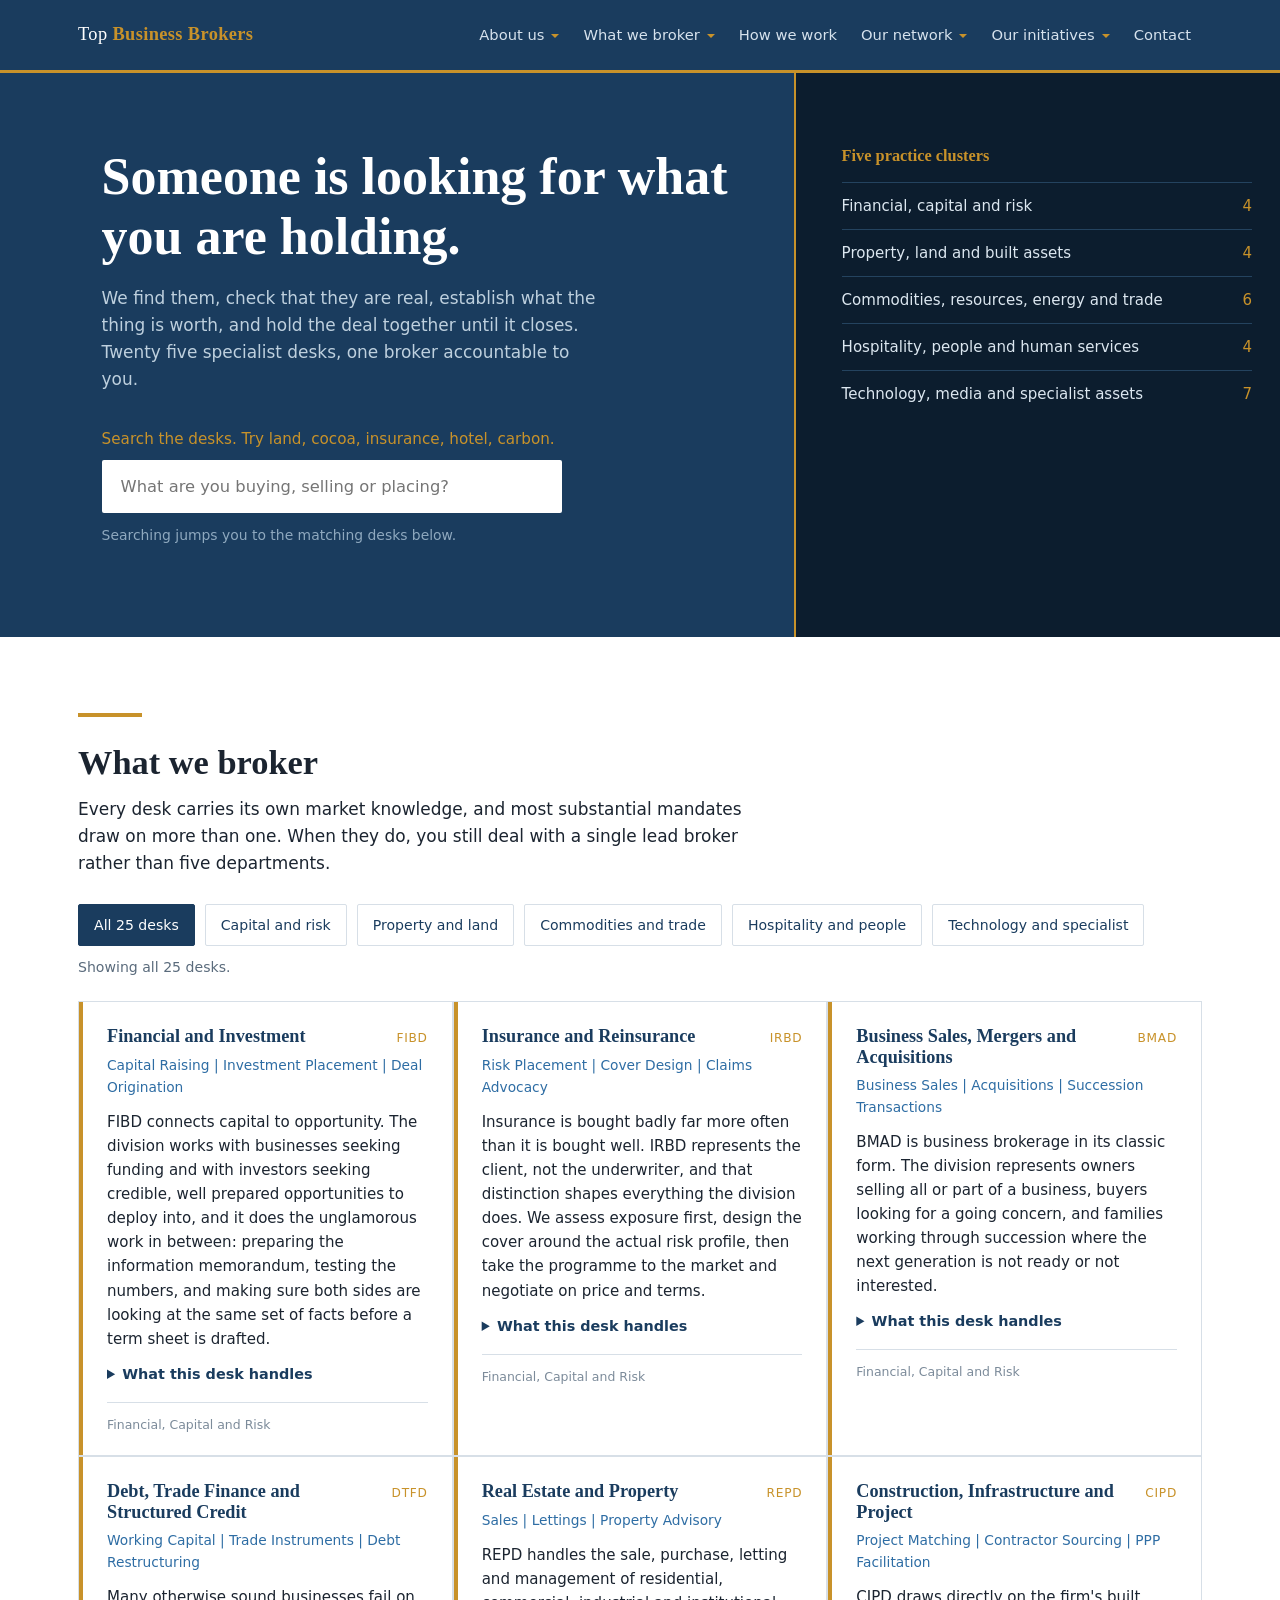
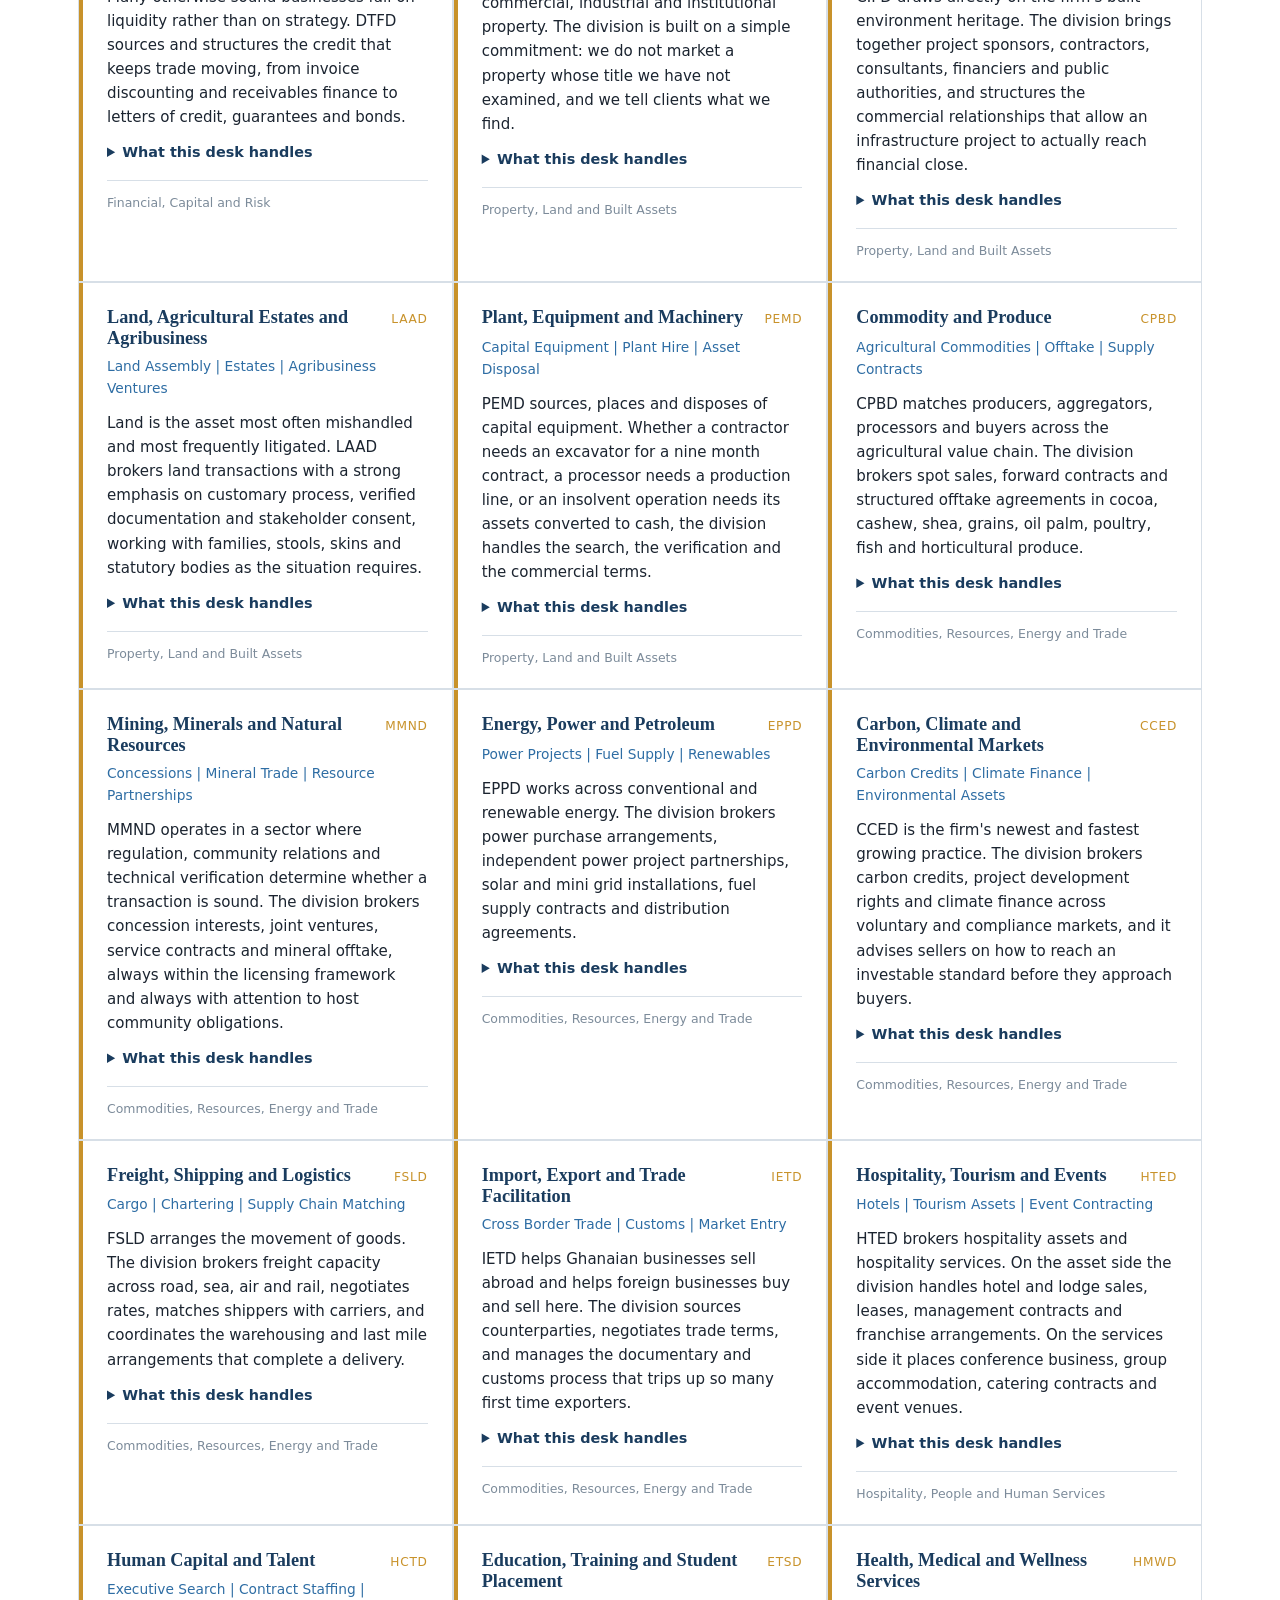
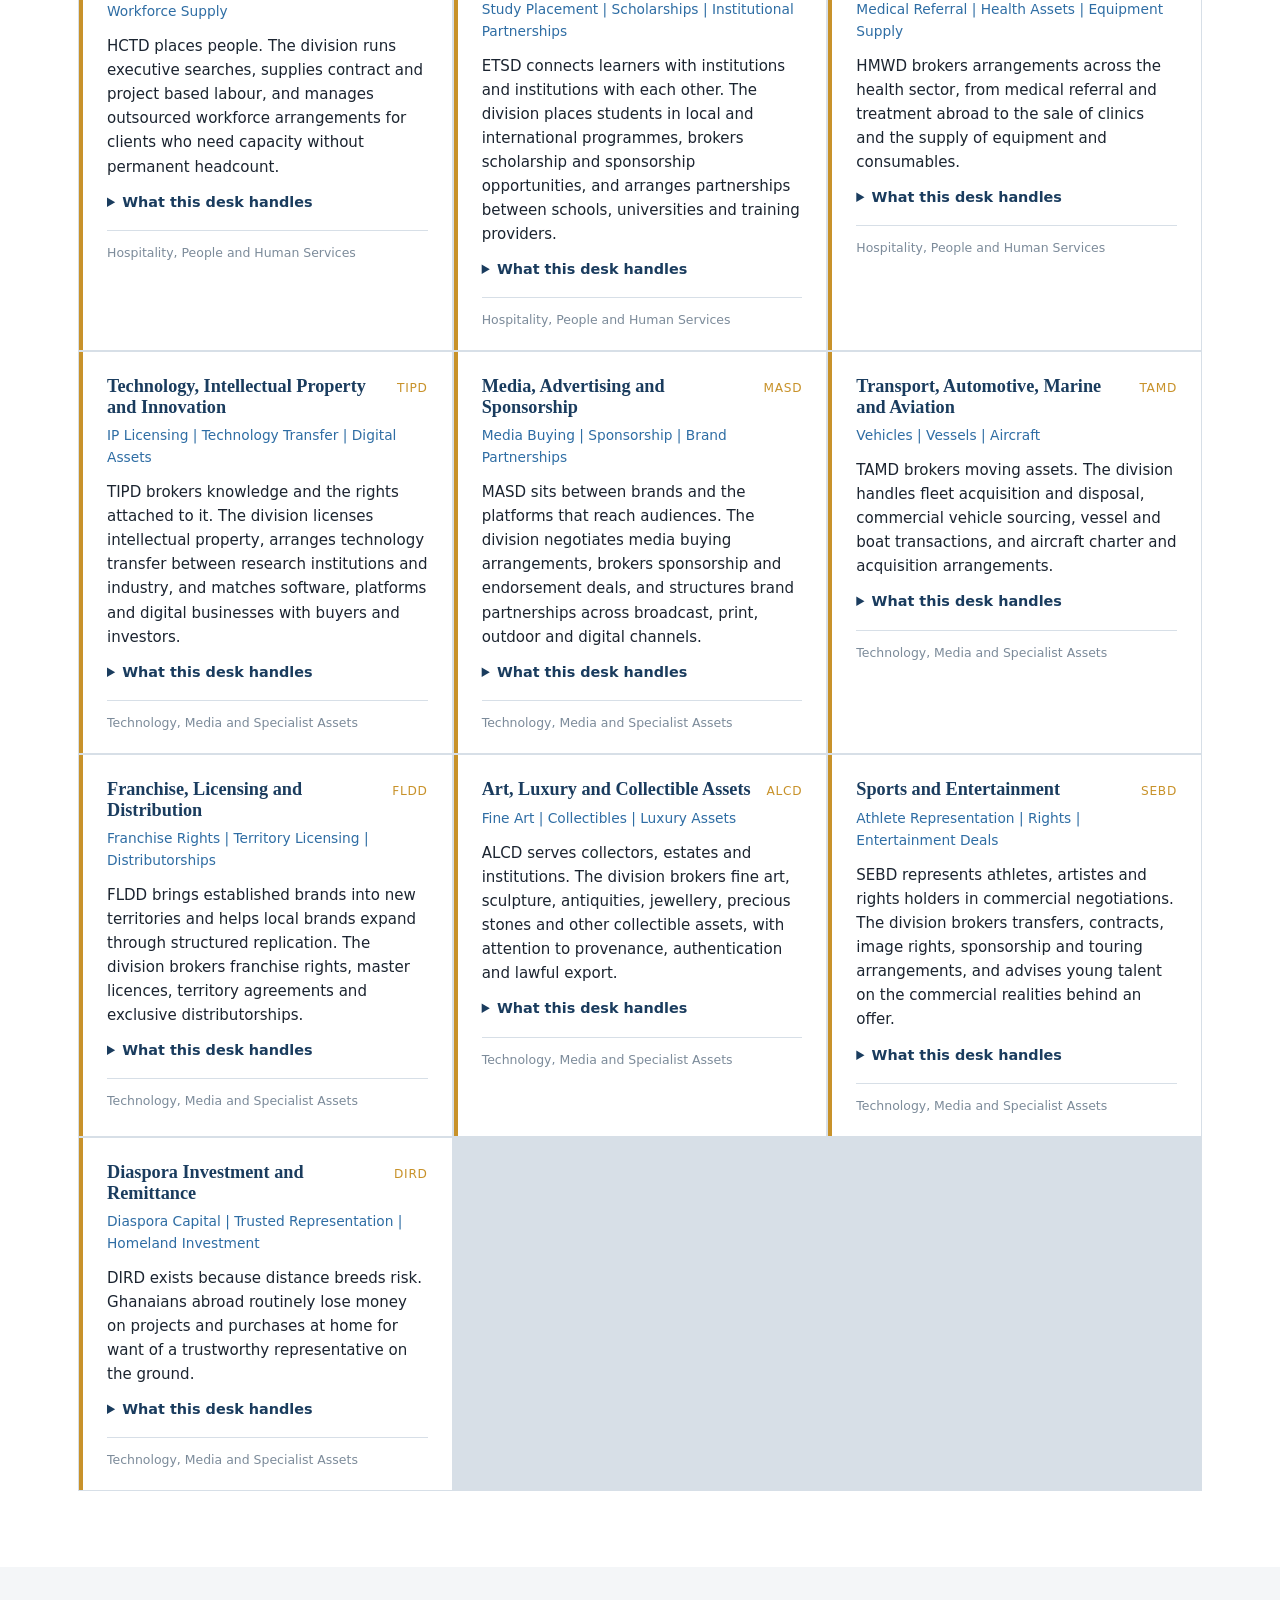
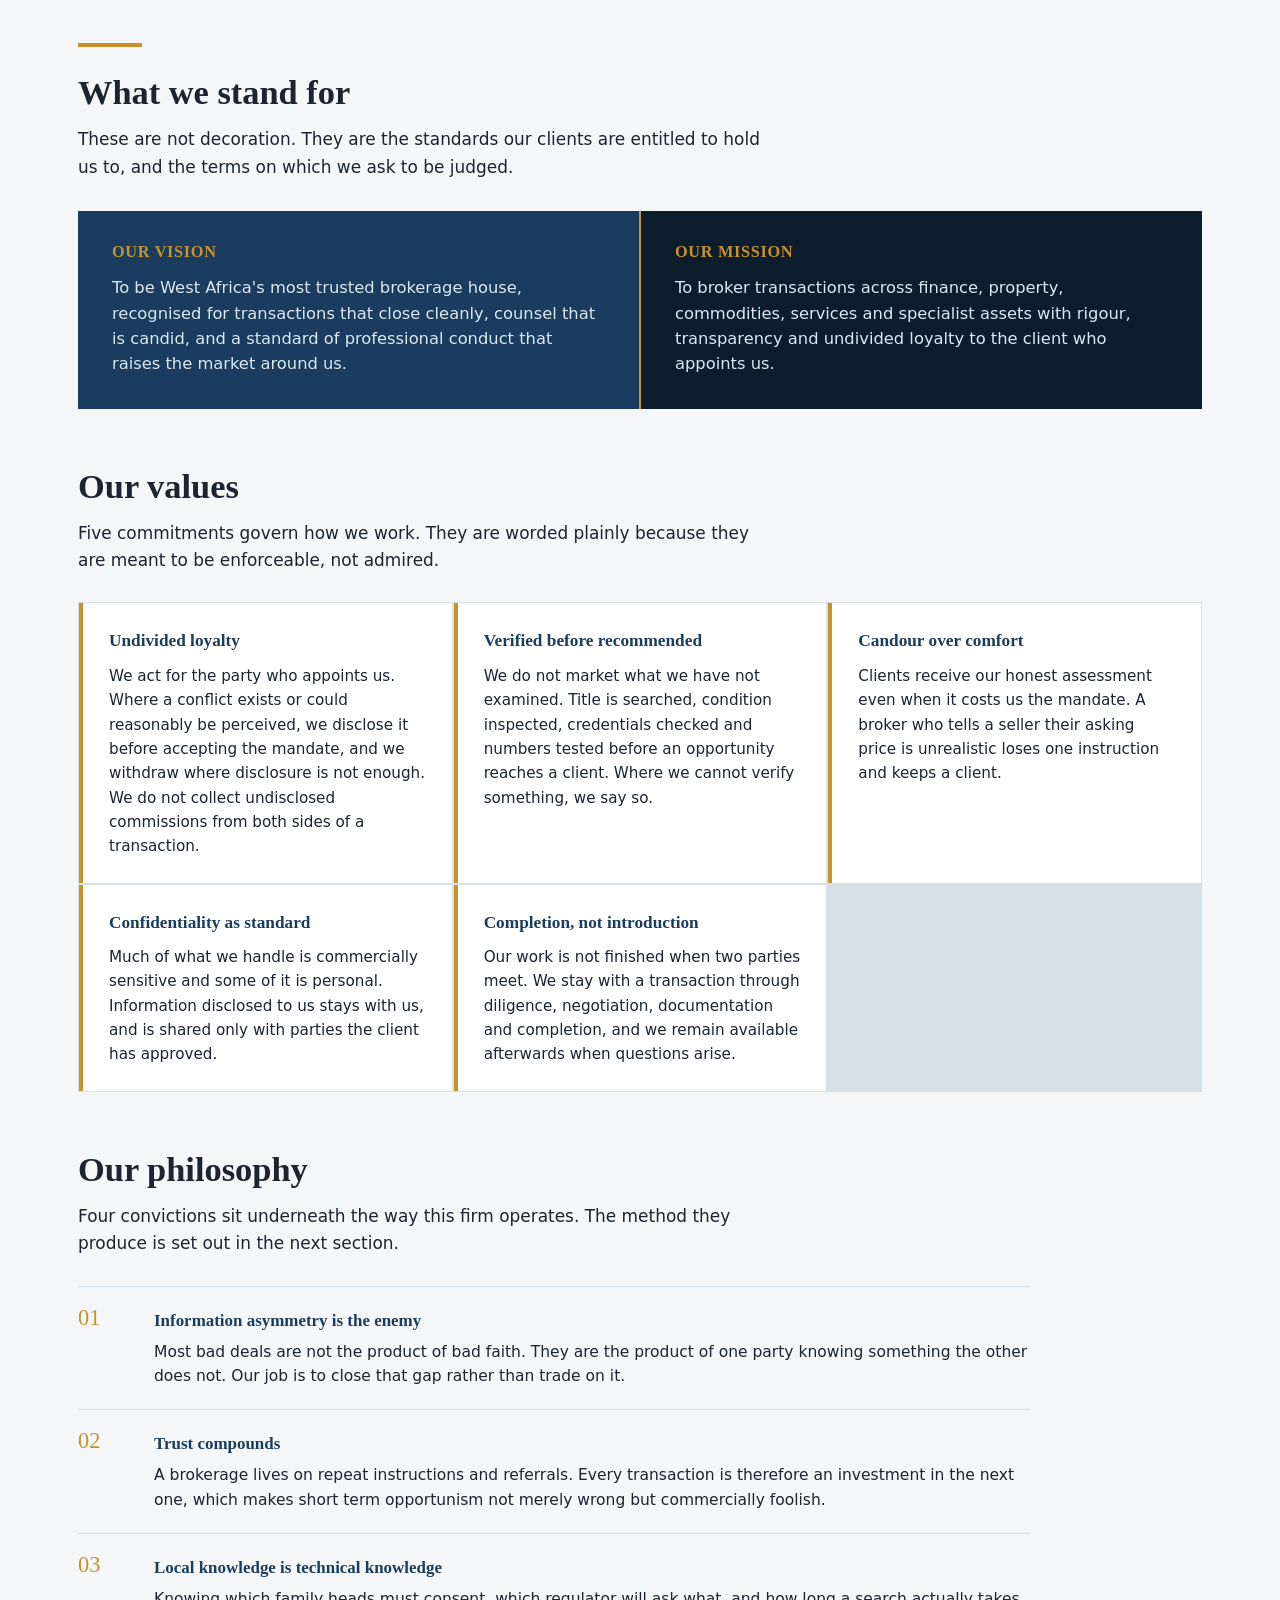
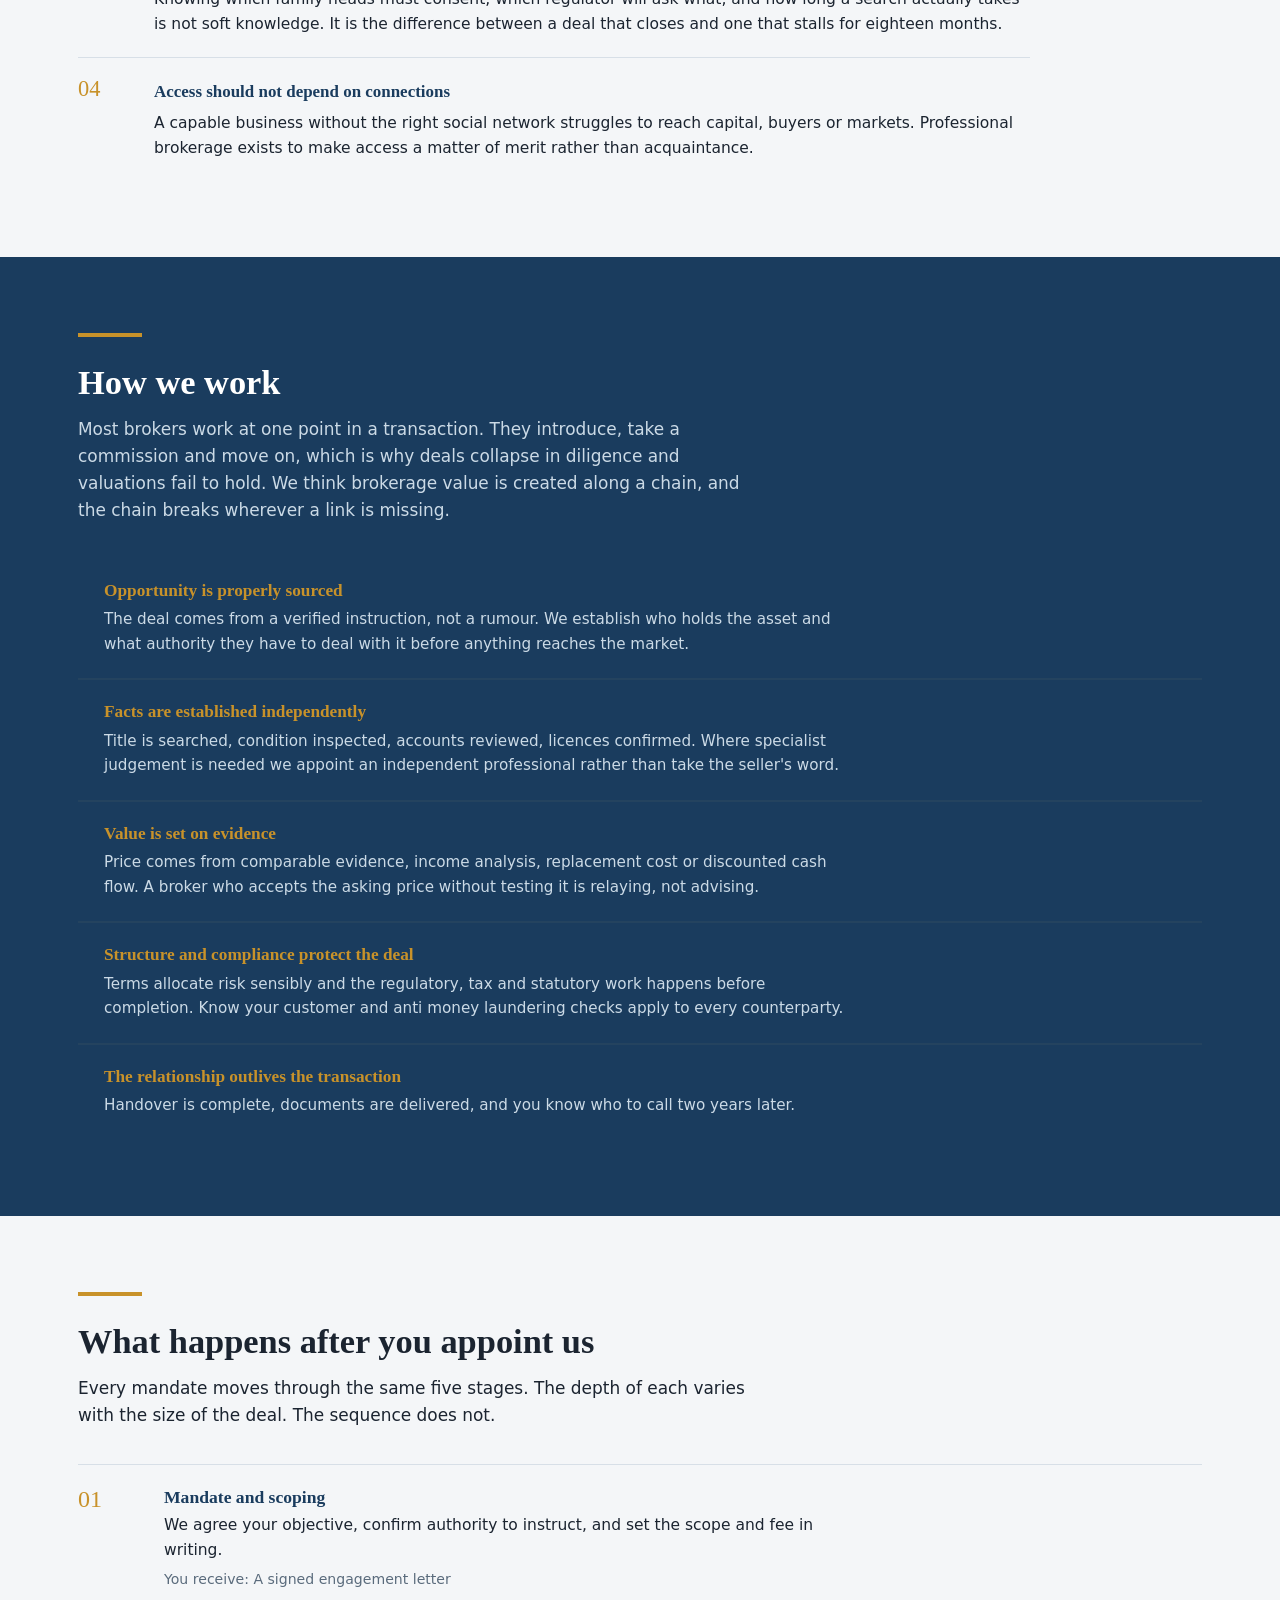
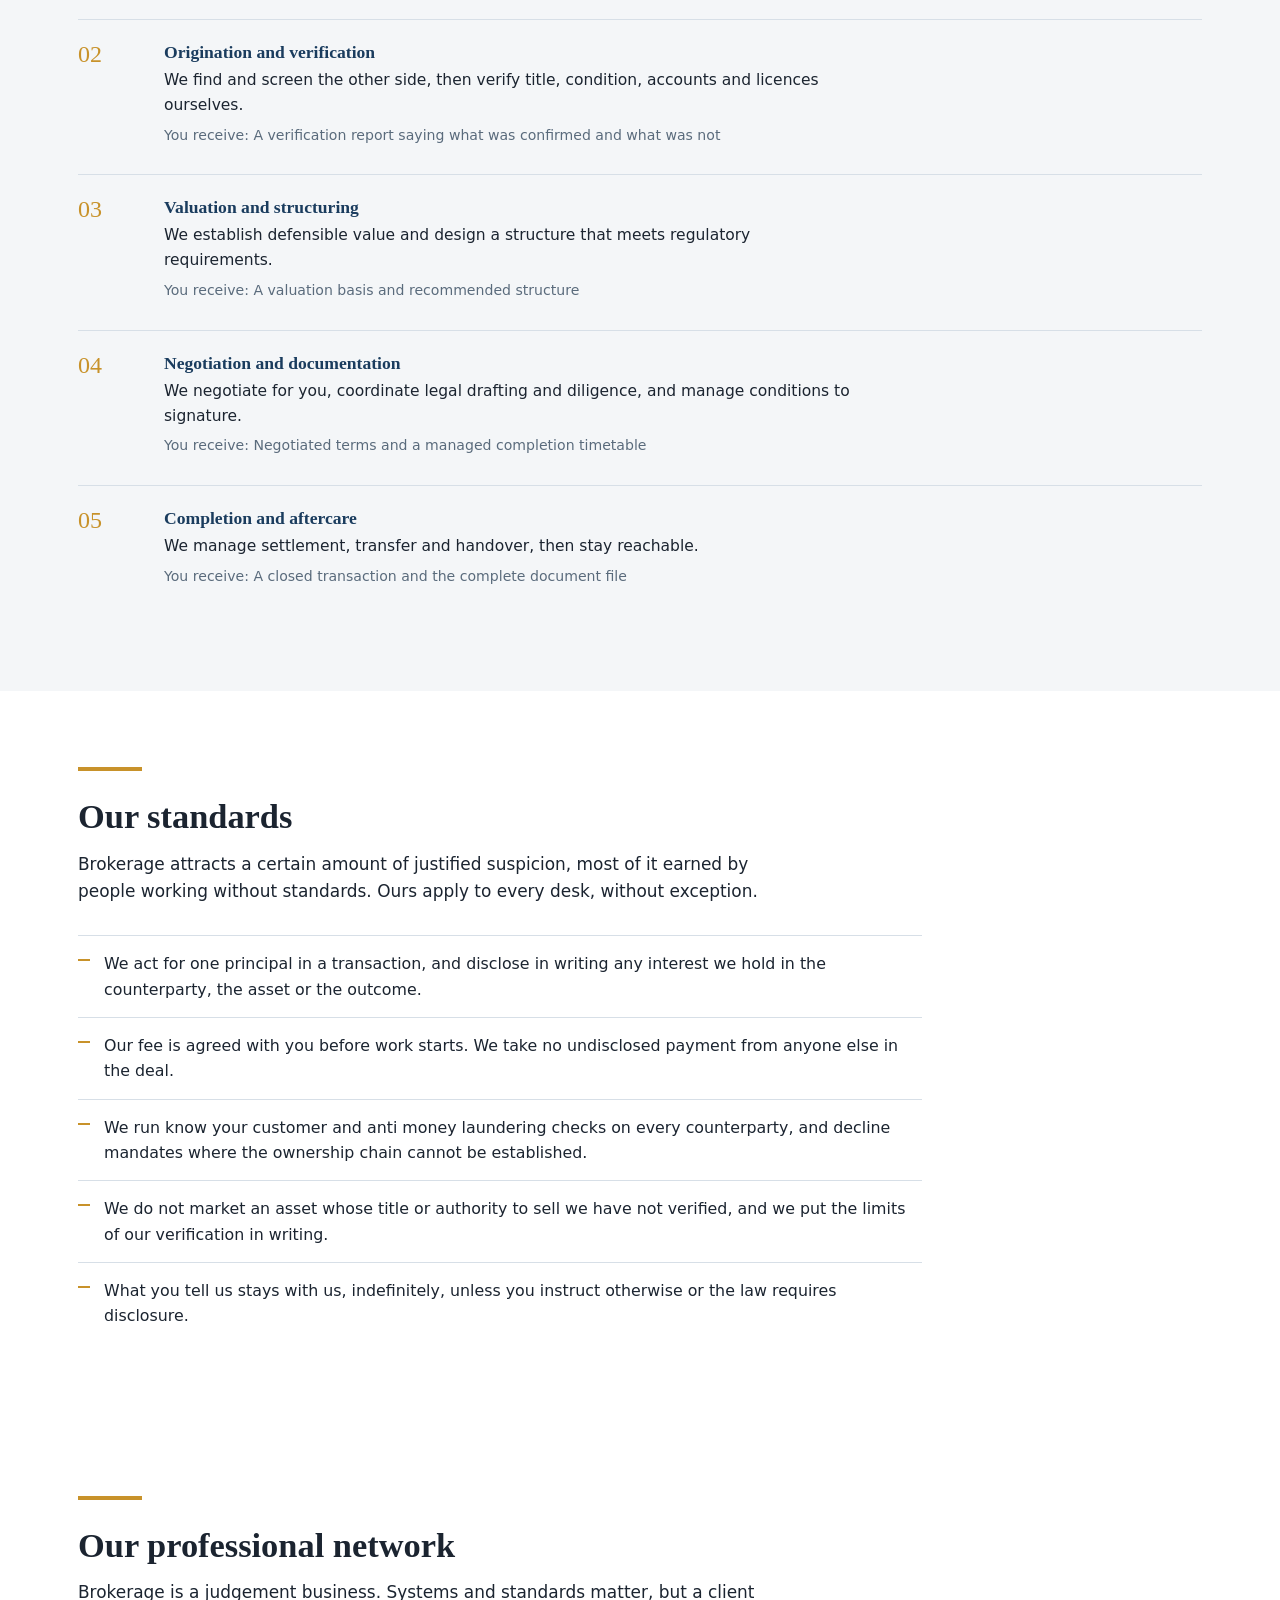
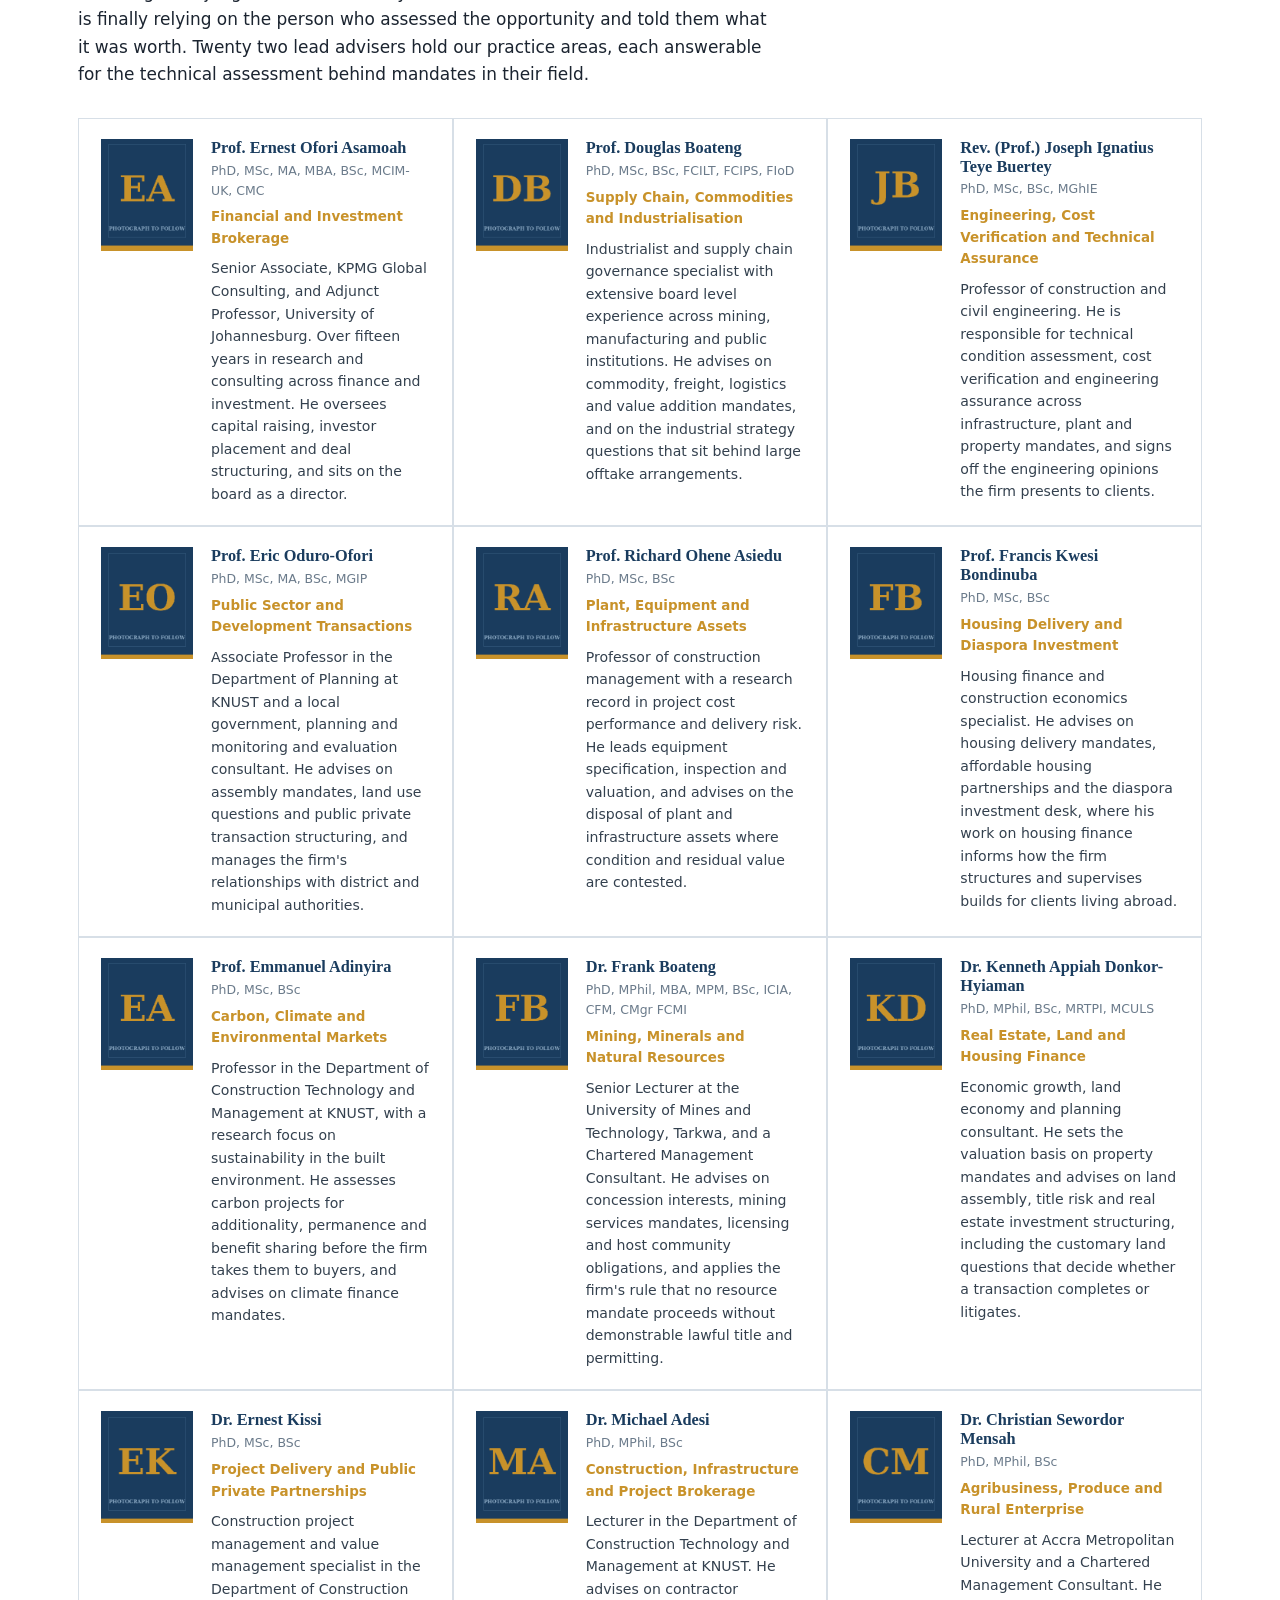
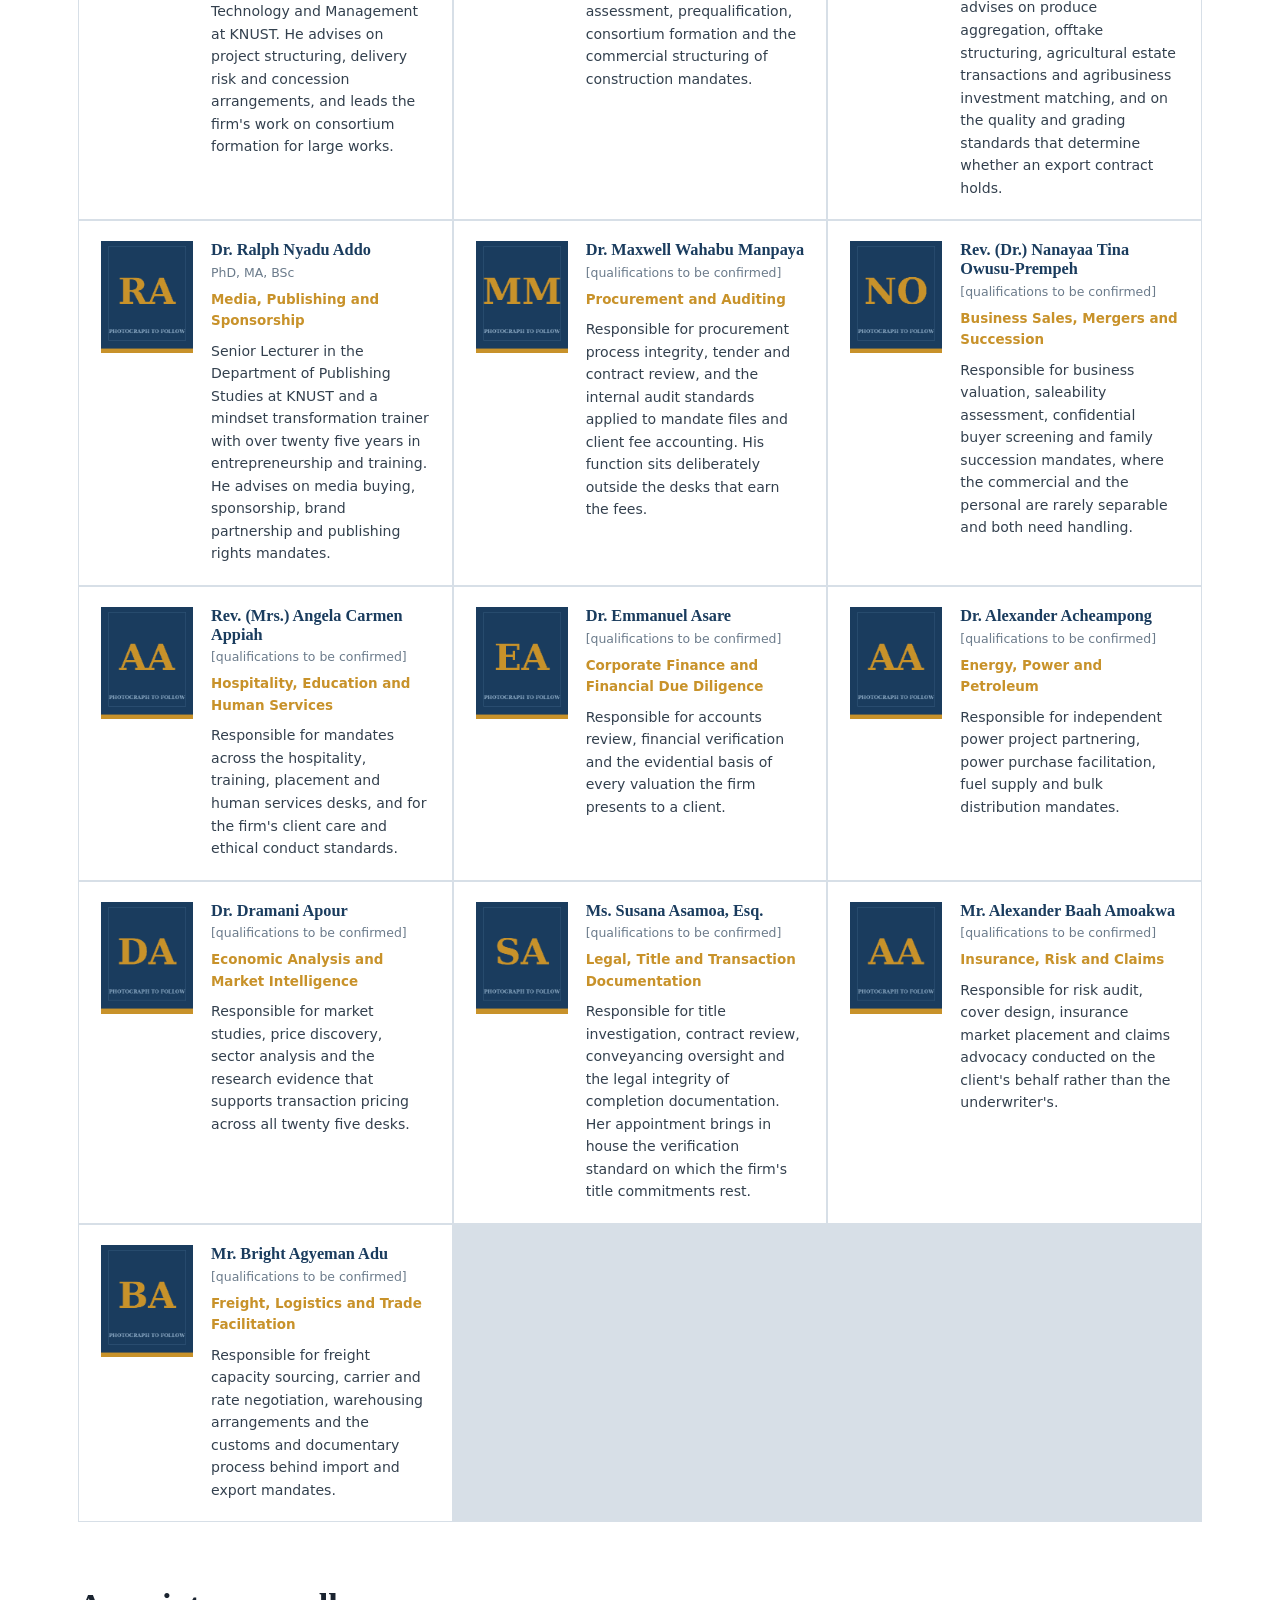
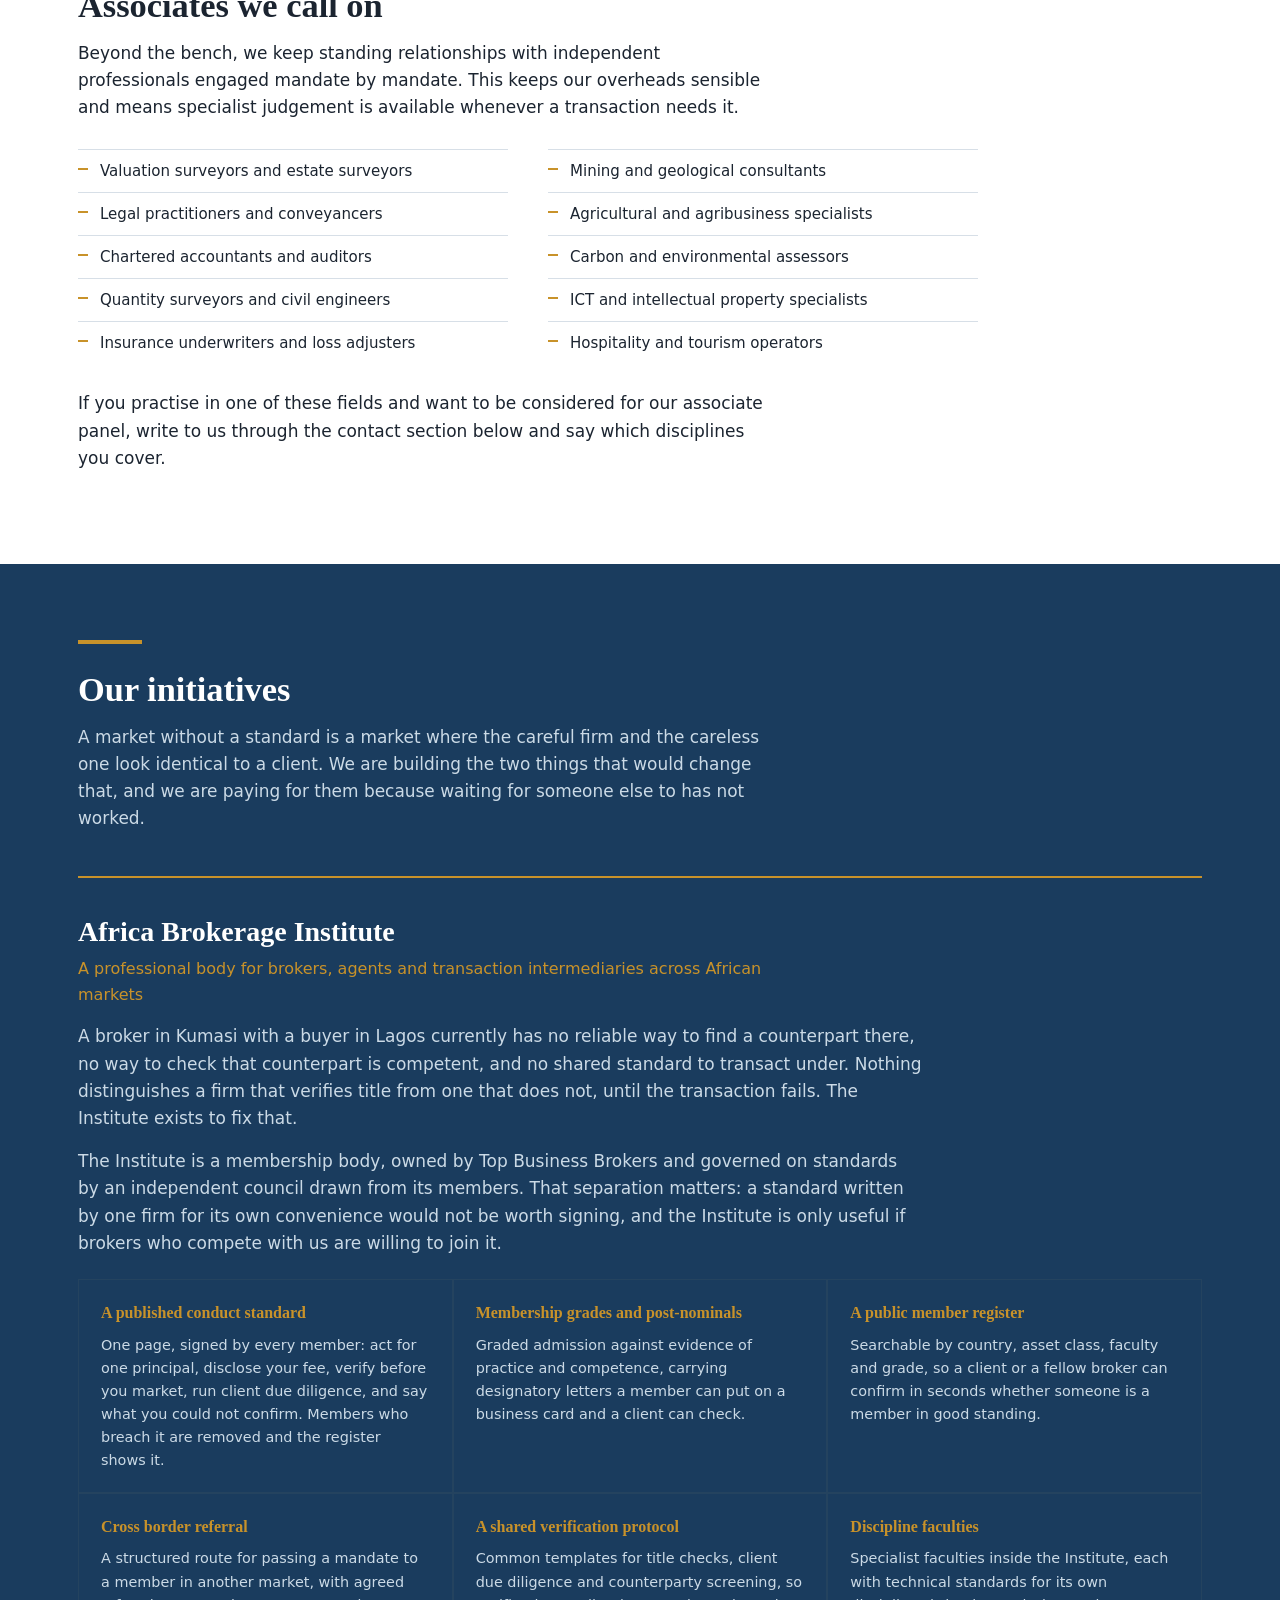
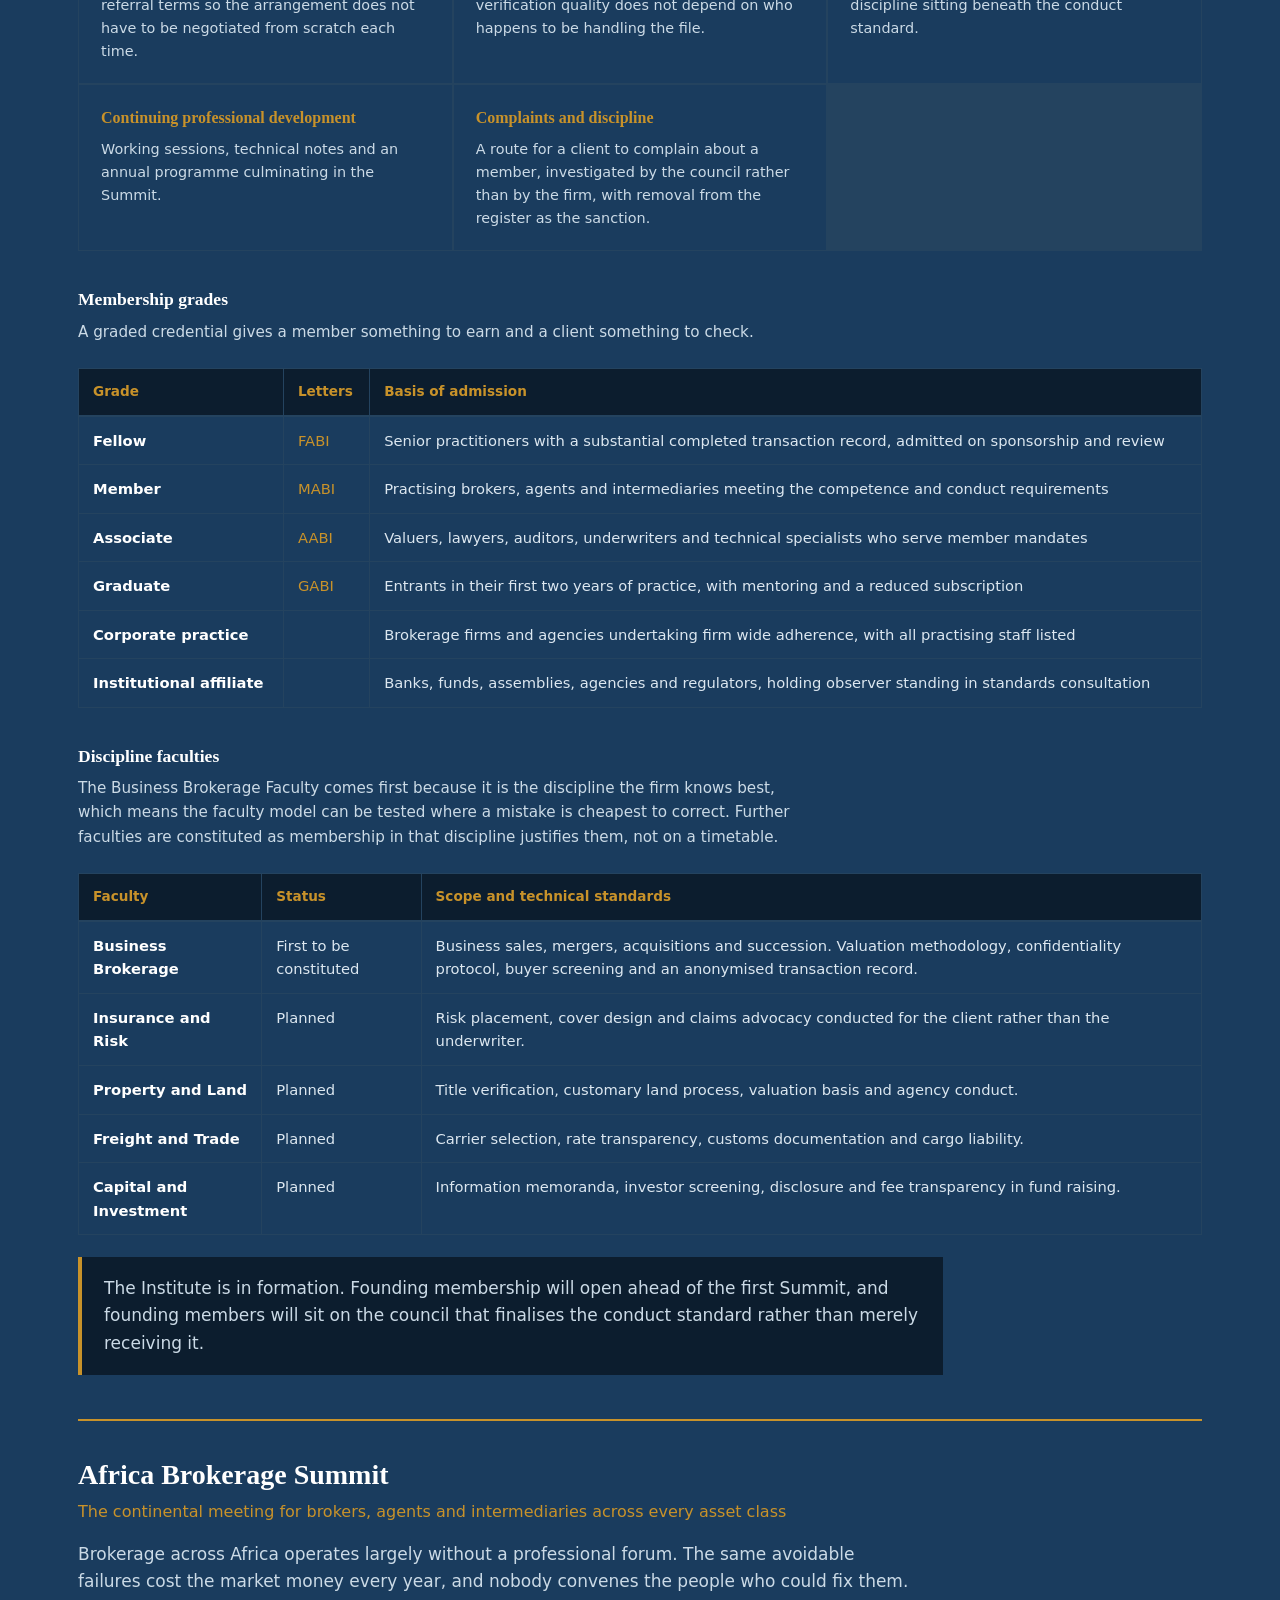
<file: frontend/public/TBB_Website.html>
<!DOCTYPE html>
<html lang="en-GH">
<head>
<meta charset="utf-8">
<meta name="viewport" content="width=device-width, initial-scale=1">
<title>Top Business Brokers Consult Limited | Brokerage and transaction advisory, Kumasi</title>
<meta name="description" content="A Ghanaian brokerage house with twenty five specialist desks covering finance, insurance, property, commodities, energy, hospitality, logistics and specialist assets. Registered in Kumasi since 2007. Founder of the Africa Brokerage Institute and the Africa Brokerage Summit.">
<style>
:root{
  --navy:#1A3C5E;
  --navy-deep:#0C1D2E;
  --gold:#C8922A;
  --blue:#2E6DA4;
  --paper:#F4F6F8;
  --ink:#1B2430;
  --line:#D7DFE7;
  --serif:"Iowan Old Style","Palatino Linotype","Book Antiqua",Palatino,Georgia,serif;
  --sans:system-ui,-apple-system,"Segoe UI",Roboto,"Helvetica Neue",Arial,sans-serif;
  --measure:64ch;
}
*{box-sizing:border-box}
html{scroll-behavior:smooth}
@media (prefers-reduced-motion:reduce){html{scroll-behavior:auto}*{animation:none!important;transition:none!important}}
body{margin:0;background:#fff;color:var(--ink);font-family:var(--sans);font-size:17px;line-height:1.6;-webkit-font-smoothing:antialiased}
h1,h2,h3{font-family:var(--serif);font-weight:600;line-height:1.15;margin:0}
p{margin:0 0 1rem}
a{color:var(--blue)}
a:focus-visible,button:focus-visible,input:focus-visible,summary:focus-visible{outline:3px solid var(--gold);outline-offset:3px}
.wrap{max-width:1180px;margin:0 auto;padding:0 28px}
.visually-hidden{position:absolute;width:1px;height:1px;overflow:hidden;clip:rect(0 0 0 0);white-space:nowrap}

/* ---------- masthead ---------- */
.masthead{position:sticky;top:0;z-index:20;background:var(--navy);color:#fff;border-bottom:3px solid var(--gold)}
.masthead{position:sticky}
.masthead .wrap{display:flex;align-items:center;justify-content:space-between;gap:20px;min-height:70px;position:relative}
.mark{font-family:var(--serif);font-size:1.15rem;color:#fff;text-decoration:none;letter-spacing:.02em}
.mark b{color:var(--gold);font-weight:600}
.menu{list-style:none;display:flex;margin:0;padding:0;gap:2px;align-items:center}
.menu > li{position:relative}
.menu a,.menu__btn{display:block;color:#D6E2ED;text-decoration:none;font:inherit;font-size:.92rem;background:none;border:none;padding:11px 11px;cursor:pointer;line-height:1.2}
.menu > li > a:hover,.menu__btn:hover{color:#fff}
.menu__btn::after{content:"";display:inline-block;margin-left:7px;vertical-align:middle;border:4px solid transparent;border-top-color:var(--gold);position:relative;top:2px}
.has-sub.is-open > .menu__btn{color:#fff}
.has-sub.is-open > .menu__btn::after{transform:rotate(180deg);top:-1px}
.sub{position:absolute;top:100%;left:0;min-width:250px;background:var(--navy-deep);border:1px solid #2A4A68;border-top:3px solid var(--gold);list-style:none;margin:0;padding:6px 0;display:none;z-index:40;box-shadow:0 14px 30px rgba(0,0,0,.4)}
.has-sub.is-open .sub{display:block}
.sub a{padding:10px 18px;font-size:.9rem;white-space:nowrap;color:#C6D6E4}
.sub a:hover{background:var(--navy);color:#fff}
.menu-toggle{display:none;font:inherit;font-size:.92rem;color:#fff;background:none;border:1px solid #3E6488;border-radius:2px;padding:9px 14px;cursor:pointer}

/* ---------- foundation: vision, mission, values, philosophy ---------- */
.vm{display:grid;grid-template-columns:1fr 1fr;gap:2px;margin-top:30px;background:var(--gold)}
.vm__card{background:var(--navy);padding:32px 34px}
.vm__card--alt{background:var(--navy-deep)}
.vm__card h3{font-size:1.02rem;color:var(--gold);margin-bottom:14px;letter-spacing:.04em}
.vm__card p{color:#DCE7F0;margin:0;font-size:1.02rem;line-height:1.55}
.valuegrid{list-style:none;margin:28px 0 0;padding:0;display:grid;grid-template-columns:repeat(auto-fill,minmax(320px,1fr));gap:2px;background:var(--line);border:1px solid var(--line)}
.valuegrid li{background:#fff;padding:24px 26px;border-left:4px solid var(--gold)}
.valuegrid h4{font-family:var(--serif);font-size:1.08rem;color:var(--navy);margin:0 0 9px;font-weight:600}
.valuegrid p{margin:0;font-size:.95rem}
.beliefs{list-style:none;margin:28px 0 0;padding:0;counter-reset:belief;max-width:88ch}
.beliefs li{counter-increment:belief;display:grid;grid-template-columns:56px 1fr;gap:20px;padding:20px 0;border-top:1px solid var(--line)}
.beliefs li::before{content:counter(belief,decimal-leading-zero);font-family:var(--serif);font-size:1.4rem;color:var(--gold);line-height:1}
.beliefs h4{font-family:var(--serif);font-size:1.06rem;color:var(--navy);margin:0 0 6px;font-weight:600}
.beliefs p{margin:0;font-size:.97rem}

/* ---------- hero: the 62/38 seam ---------- */
.hero{display:grid;grid-template-columns:62% 38%;background:var(--navy)}
.hero__left{padding:74px 56px 74px 28px;color:#fff;max-width:720px;margin-left:auto;width:100%}
.hero__right{background:var(--navy-deep);padding:74px 28px 74px 46px;border-left:2px solid var(--gold)}
.hero h1{font-size:clamp(2.1rem,4.4vw,3.25rem);color:#fff;margin-bottom:18px}
.hero__sub{color:#BED0DE;max-width:46ch;font-size:1.06rem}
.finder{margin-top:34px}
.finder label{display:block;font-size:.95rem;color:var(--gold);margin-bottom:9px}
.finder input{width:100%;max-width:460px;padding:15px 17px;font-size:1.02rem;font-family:inherit;color:var(--ink);background:#fff;border:2px solid transparent;border-radius:2px}
.finder__hint{margin-top:11px;font-size:.87rem;color:#8FA9BF}
.hero__right h2{font-size:1.02rem;color:var(--gold);margin-bottom:16px}
.clusters{list-style:none;margin:0;padding:0}
.clusters li{border-top:1px solid #24435F;padding:11px 0;color:#DCE7F0;font-size:.94rem;display:flex;justify-content:space-between;gap:14px}
.clusters li span{color:var(--gold);font-variant-numeric:tabular-nums}

/* ---------- generic section ---------- */
.band{padding:76px 0}
.band--paper{background:var(--paper)}
.band--navy{background:var(--navy);color:#fff}
.band--navy h2,.band--navy h3{color:#fff}
.band h2{font-size:clamp(1.6rem,2.7vw,2.15rem);margin-bottom:14px}
.lede{max-width:var(--measure);font-size:1.06rem}
.rule{width:64px;height:4px;background:var(--gold);margin:0 0 26px}

/* ---------- desks ---------- */
.filters{display:flex;flex-wrap:wrap;gap:10px;margin:26px 0 10px}
.chip{font:inherit;font-size:.88rem;padding:9px 15px;background:#fff;color:var(--navy);border:1px solid var(--line);border-radius:2px;cursor:pointer}
.chip:hover{border-color:var(--blue)}
.chip.is-on{background:var(--navy);color:#fff;border-color:var(--navy)}
.count{font-size:.88rem;color:#5A6B7C;margin:0 0 22px}
.desks{display:grid;grid-template-columns:repeat(auto-fill,minmax(330px,1fr));gap:2px;background:var(--line);border:1px solid var(--line)}
.desk{background:#fff;padding:24px 24px 20px;border-left:4px solid var(--gold)}
.desk[hidden]{display:none}
.desk__head{display:flex;align-items:baseline;justify-content:space-between;gap:12px}
.desk__name{font-size:1.14rem;color:var(--navy)}
.desk__code{font-size:.76rem;color:var(--gold);font-variant-numeric:tabular-nums;letter-spacing:.06em}
.desk__strap{color:var(--blue);font-size:.86rem;margin:6px 0 12px}
.desk__body{font-size:.94rem;margin-bottom:12px}
.desk__more summary{cursor:pointer;font-size:.9rem;color:var(--navy);font-weight:600}
.desk__more ul{margin:12px 0 0;padding-left:18px;font-size:.9rem}
.desk__more li{margin-bottom:6px}
.desk__cluster{font-size:.78rem;color:#7C8B9A;margin:16px 0 0;padding-top:12px;border-top:1px solid var(--line)}
.empty{padding:46px 24px;background:#fff;border:1px solid var(--line);max-width:var(--measure)}

/* ---------- method ---------- */
.chain{list-style:none;margin:34px 0 0;padding:0;display:grid;gap:2px;background:#24435F}
.chain li{background:var(--navy);padding:22px 26px}
.chain h3{font-size:1.08rem;color:var(--gold);margin-bottom:7px}
.chain p{color:#CBDAE6;font-size:.95rem;margin:0;max-width:78ch}
.stages{margin:34px 0 0;padding:0;list-style:none;counter-reset:stage}
.stages li{counter-increment:stage;display:grid;grid-template-columns:64px 1fr;gap:22px;padding:22px 0;border-top:1px solid var(--line)}
.stages li::before{content:counter(stage,decimal-leading-zero);font-family:var(--serif);font-size:1.5rem;color:var(--gold);line-height:1}
.stages h3{font-size:1.1rem;color:var(--navy);margin-bottom:6px}
.stages p{margin:0 0 6px;max-width:70ch;font-size:.97rem}
.stages .out{font-size:.88rem;color:#5A6B7C}

/* ---------- standards ---------- */
.standards{list-style:none;margin:30px 0 0;padding:0;max-width:78ch}
.standards li{padding:15px 0 15px 26px;border-top:1px solid var(--line);position:relative;font-size:.99rem}
.standards li::before{content:"";position:absolute;left:0;top:23px;width:12px;height:2px;background:var(--gold)}

/* ---------- professional network ---------- */
.bench{display:grid;grid-template-columns:repeat(auto-fill,minmax(360px,1fr));gap:2px;background:var(--line);border:1px solid var(--line);margin-top:30px}
.card{background:#fff;padding:20px 22px;display:grid;grid-template-columns:92px 1fr;gap:18px;align-items:start}
.card img{width:92px;height:112px;object-fit:cover;display:block;border-bottom:3px solid var(--gold)}
.card h3{font-size:1.02rem;color:var(--navy);margin-bottom:3px}
.card .quals{font-size:.78rem;color:#6B7B8B;margin:0 0 6px}
.card .port{font-size:.84rem;color:var(--gold);font-weight:600;margin:0 0 8px}
.card .bio{font-size:.88rem;margin:0;color:#33404E}
.disciplines{columns:2;column-gap:40px;list-style:none;margin:28px 0 0;padding:0;max-width:900px}
.disciplines li{break-inside:avoid;padding:9px 0 9px 22px;position:relative;font-size:.94rem;border-top:1px solid var(--line)}
.disciplines li::before{content:"";position:absolute;left:0;top:18px;width:10px;height:2px;background:var(--gold)}

/* ---------- initiatives ---------- */
.init{margin-top:44px;padding-top:38px;border-top:2px solid var(--gold)}
.init:first-of-type{margin-top:30px;padding-top:0;border-top:none}
.init__name{font-size:clamp(1.35rem,2.2vw,1.75rem);color:#fff;margin-bottom:8px}
.init__strap{color:var(--gold);font-size:1rem;margin-bottom:16px;max-width:70ch}
.offers{list-style:none;margin:22px 0 0;padding:0;display:grid;grid-template-columns:repeat(auto-fill,minmax(300px,1fr));gap:2px;background:#24435F;border:1px solid #24435F}
.offers li{background:var(--navy);padding:20px 22px}
.offers h4{font-family:var(--serif);font-size:1rem;color:var(--gold);margin:0 0 8px;font-weight:600}
.offers p{color:#CBDAE6;font-size:.9rem;margin:0}
.tiers{width:100%;border-collapse:collapse;margin-top:24px;font-size:.92rem}
.tiers th{text-align:left;padding:12px 14px;background:var(--navy-deep);color:var(--gold);font-weight:600;font-size:.85rem;border:1px solid #24435F}
.tiers td{padding:12px 14px;color:#DCE7F0;border:1px solid #24435F;vertical-align:top}
.status{margin-top:22px;padding:18px 22px;background:var(--navy-deep);border-left:4px solid var(--gold);color:#CBDAE6;max-width:80ch}

/* ---------- summit ---------- */
.summit{display:grid;grid-template-columns:62% 38%;margin-top:34px;background:var(--navy-deep)}
.summit__main{padding:38px 44px 38px 0}
.summit__side{padding:38px 0 38px 40px;border-left:2px solid var(--gold)}
.summit__main p{color:#CBDAE6}
.summit h3{font-size:1.05rem;color:var(--gold);margin:26px 0 10px}
.themes{list-style:none;margin:0;padding:0}
.themes li{color:#DCE7F0;font-size:.95rem;padding:10px 0;border-top:1px solid #24435F}
.summit__side dl{margin:0}
.summit__side dt{font-size:.78rem;color:var(--gold);margin-bottom:3px}
.summit__side dd{margin:0 0 18px;color:#fff;font-size:.98rem}
.pending{color:#8FA9BF;font-style:italic}

/* ---------- people and facts ---------- */
.split{display:grid;grid-template-columns:62% 38%;gap:0;margin-top:34px;border:1px solid var(--line)}
.split__main{padding:32px 34px}
.split__side{padding:32px 34px;background:var(--paper);border-left:2px solid var(--gold)}
.split h3{font-size:1.08rem;color:var(--navy);margin-bottom:6px}
.person{padding:16px 0;border-top:1px solid var(--line)}
.person:first-of-type{border-top:none;padding-top:0}
.person p{margin:4px 0 0;font-size:.93rem;color:#4A5A6B}
.facts{list-style:none;margin:0;padding:0}
.facts li{display:flex;justify-content:space-between;gap:16px;padding:10px 0;border-top:1px solid var(--line);font-size:.92rem}
.facts li:first-child{border-top:none}
.facts b{color:var(--navy);font-weight:600}

/* ---------- contact ---------- */
.contact{display:grid;grid-template-columns:62% 38%;gap:0}
.contact__form{padding:0 46px 0 0}
.field{margin-bottom:18px}
.field label{display:block;font-size:.9rem;margin-bottom:6px;color:#CBDAE6}
.field input,.field select,.field textarea{width:100%;padding:12px 14px;font:inherit;font-size:.97rem;border:1px solid #3A5B79;background:#0C1D2E;color:#fff;border-radius:2px}
.field textarea{min-height:120px;resize:vertical}
.btn{font:inherit;font-size:1rem;padding:14px 30px;background:var(--gold);color:var(--navy-deep);border:none;border-radius:2px;cursor:pointer;font-weight:600}
.btn:hover{background:#DBA338}
.formnote{font-size:.86rem;color:#8FA9BF;margin-top:14px}
.contact__side{padding:0 0 0 40px;border-left:2px solid var(--gold)}
.contact__side h3{font-size:1rem;color:var(--gold);margin-bottom:10px}
.contact__side p{color:#CBDAE6;font-size:.95rem}
.contact__side a{color:#fff}

/* ---------- footer ---------- */
.foot{background:var(--navy-deep);color:#93AABF;padding:40px 0;font-size:.88rem}
.foot .wrap{display:flex;justify-content:space-between;gap:20px;flex-wrap:wrap}
.foot a{color:#93AABF}

@media (max-width:900px){
  .hero,.split,.contact{grid-template-columns:1fr}
  .hero__left{padding:56px 28px 40px;max-width:none}
  .hero__right{padding:36px 28px 56px;border-left:none;border-top:2px solid var(--gold)}
  .split__side,.contact__side,.summit__side{border-left:none;border-top:2px solid var(--gold)}
  .summit{grid-template-columns:1fr}
  .summit__main{padding:34px 24px 10px}
  .summit__side{padding:28px 24px 34px}
  .disciplines{columns:1}
  .card{grid-template-columns:76px 1fr}
  .card img{width:76px;height:93px}
  .contact__form{padding:0 0 34px}
  .contact__side{padding:34px 0 0}
  .menu-toggle{display:block}
  .nav{display:none;position:absolute;top:70px;left:0;right:0;background:var(--navy-deep);border-top:3px solid var(--gold);padding:8px 0 14px;z-index:40}
  .nav.is-open{display:block}
  .menu{flex-direction:column;align-items:stretch;gap:0}
  .menu a,.menu__btn{padding:13px 28px;width:100%;text-align:left}
  .sub{position:static;display:none;min-width:0;border:none;border-top:1px solid #24435F;box-shadow:none;background:var(--navy);padding:0}
  .has-sub.is-open .sub{display:block}
  .sub a{padding-left:46px}
  .vm{grid-template-columns:1fr}
  .band{padding:56px 0}
}
</style>
</head>
<body>

<header class="masthead">
  <div class="wrap">
    <a class="mark" href="#top">Top <b>Business Brokers</b></a>
    <button type="button" class="menu-toggle" id="menutoggle" aria-expanded="false" aria-controls="nav">Menu</button>
    <nav class="nav" id="nav" aria-label="Main">
      <ul class="menu">
        <li class="has-sub">
          <button type="button" class="menu__btn" aria-expanded="false">About us</button>
          <ul class="sub">
            <li><a href="#foundation">Vision and mission</a></li>
            <li><a href="#values">Our values</a></li>
            <li><a href="#philosophy">Our philosophy</a></li>
            <li><a href="#standards">Our standards</a></li>
            <li><a href="#people">Who we are</a></li>
          </ul>
        </li>
        <li class="has-sub">
          <button type="button" class="menu__btn" aria-expanded="false">What we broker</button>
          <ul class="sub">
            <li><a href="#desks" data-cluster="all">All 25 desks</a></li>
            <li><a href="#desks" data-cluster="capital">Capital and risk</a></li>
            <li><a href="#desks" data-cluster="property">Property and land</a></li>
            <li><a href="#desks" data-cluster="trade">Commodities and trade</a></li>
            <li><a href="#desks" data-cluster="services">Hospitality and people</a></li>
            <li><a href="#desks" data-cluster="specialist">Technology and specialist</a></li>
          </ul>
        </li>
        <li><a href="#method">How we work</a></li>
        <li class="has-sub">
          <button type="button" class="menu__btn" aria-expanded="false">Our network</button>
          <ul class="sub">
            <li><a href="#network">The advisory bench</a></li>
            <li><a href="#associates">Associates we call on</a></li>
          </ul>
        </li>
        <li class="has-sub">
          <button type="button" class="menu__btn" aria-expanded="false">Our initiatives</button>
          <ul class="sub">
            <li><a href="#institute">Africa Brokerage Institute</a></li>
            <li><a href="#summit">Africa Brokerage Summit</a></li>
          </ul>
        </li>
        <li><a href="#contact">Contact</a></li>
      </ul>
    </nav>
  </div>
</header>

<main id="top">

  <section class="hero">
    <div class="hero__left">
      <h1>Someone is looking for what you are holding.</h1>
      <p class="hero__sub">We find them, check that they are real, establish what the thing is worth, and hold the deal together until it closes. Twenty five specialist desks, one broker accountable to you.</p>
      <div class="finder">
        <label for="q">Search the desks. Try land, cocoa, insurance, hotel, carbon.</label>
        <input id="q" type="search" placeholder="What are you buying, selling or placing?" autocomplete="off">
        <p class="finder__hint">Searching jumps you to the matching desks below.</p>
      </div>
    </div>
    <div class="hero__right">
      <h2>Five practice clusters</h2>
      <ul class="clusters">
        <li>Financial, capital and risk <span>4</span></li>
        <li>Property, land and built assets <span>4</span></li>
        <li>Commodities, resources, energy and trade <span>6</span></li>
        <li>Hospitality, people and human services <span>4</span></li>
        <li>Technology, media and specialist assets <span>7</span></li>
      </ul>
    </div>
  </section>

  <section class="band" id="desks">
    <div class="wrap">
      <div class="rule"></div>
      <h2>What we broker</h2>
      <p class="lede">Every desk carries its own market knowledge, and most substantial mandates draw on more than one. When they do, you still deal with a single lead broker rather than five departments.</p>
      <div class="filters" role="group" aria-label="Filter desks by cluster">
          <button type="button" class="chip is-on" data-filter="all" aria-pressed="true">All 25 desks</button>
          <button type="button" class="chip" data-filter="capital" aria-pressed="false">Capital and risk</button>
          <button type="button" class="chip" data-filter="property" aria-pressed="false">Property and land</button>
          <button type="button" class="chip" data-filter="trade" aria-pressed="false">Commodities and trade</button>
          <button type="button" class="chip" data-filter="services" aria-pressed="false">Hospitality and people</button>
          <button type="button" class="chip" data-filter="specialist" aria-pressed="false">Technology and specialist</button>
      </div>
      <p class="count" id="count" role="status">Showing all 25 desks.</p>
      <div class="desks" id="deskgrid">
        <article class="desk" data-cluster="capital" data-terms="financial and investment fibd capital raising | investment placement | deal origination debt and equity capital raising for smes, corporates and project sponsors investor identification, screening and introduction preparation of information memoranda, teasers and investor packs securities placement and capital markets introductions fund sourcing for public sector and development projects financial modelling, valuation support and deal structuring advice">
          <div class="desk__head">
            <h3 class="desk__name">Financial and Investment</h3>
            <span class="desk__code">FIBD</span>
          </div>
          <p class="desk__strap">Capital Raising | Investment Placement | Deal Origination</p>
          <p class="desk__body">FIBD connects capital to opportunity. The division works with businesses seeking funding and with investors seeking credible, well prepared opportunities to deploy into, and it does the unglamorous work in between: preparing the information memorandum, testing the numbers, and making sure both sides are looking at the same set of facts before a term sheet is drafted.</p>
          <details class="desk__more">
            <summary>What this desk handles</summary>
            <ul><li>Debt and equity capital raising for SMEs, corporates and project sponsors</li><li>Investor identification, screening and introduction</li><li>Preparation of information memoranda, teasers and investor packs</li><li>Securities placement and capital markets introductions</li><li>Fund sourcing for public sector and development projects</li><li>Financial modelling, valuation support and deal structuring advice</li></ul>
          </details>
          <p class="desk__cluster">Financial, Capital and Risk</p>
        </article>
        <article class="desk" data-cluster="capital" data-terms="insurance and reinsurance irbd risk placement | cover design | claims advocacy risk audit, exposure mapping and cover gap analysis general, life, health and group scheme placement construction all risks, contractors plant and erection all risks marine, aviation, cargo and goods in transit cover agricultural, index based and parametric insurance reinsurance placement and facultative arrangements claims preparation, negotiation and settlement advocacy">
          <div class="desk__head">
            <h3 class="desk__name">Insurance and Reinsurance</h3>
            <span class="desk__code">IRBD</span>
          </div>
          <p class="desk__strap">Risk Placement | Cover Design | Claims Advocacy</p>
          <p class="desk__body">Insurance is bought badly far more often than it is bought well. IRBD represents the client, not the underwriter, and that distinction shapes everything the division does. We assess exposure first, design the cover around the actual risk profile, then take the programme to the market and negotiate on price and terms.</p>
          <details class="desk__more">
            <summary>What this desk handles</summary>
            <ul><li>Risk audit, exposure mapping and cover gap analysis</li><li>General, life, health and group scheme placement</li><li>Construction all risks, contractors plant and erection all risks</li><li>Marine, aviation, cargo and goods in transit cover</li><li>Agricultural, index based and parametric insurance</li><li>Reinsurance placement and facultative arrangements</li><li>Claims preparation, negotiation and settlement advocacy</li></ul>
          </details>
          <p class="desk__cluster">Financial, Capital and Risk</p>
        </article>
        <article class="desk" data-cluster="capital" data-terms="business sales, mergers and acquisitions bmad business sales | acquisitions | succession transactions business valuation and saleability assessment confidential marketing and buyer screening mergers, acquisitions, divestments and management buyouts joint venture and strategic partnership brokerage succession and exit planning for owner managed businesses due diligence coordination and completion management">
          <div class="desk__head">
            <h3 class="desk__name">Business Sales, Mergers and Acquisitions</h3>
            <span class="desk__code">BMAD</span>
          </div>
          <p class="desk__strap">Business Sales | Acquisitions | Succession Transactions</p>
          <p class="desk__body">BMAD is business brokerage in its classic form. The division represents owners selling all or part of a business, buyers looking for a going concern, and families working through succession where the next generation is not ready or not interested.</p>
          <details class="desk__more">
            <summary>What this desk handles</summary>
            <ul><li>Business valuation and saleability assessment</li><li>Confidential marketing and buyer screening</li><li>Mergers, acquisitions, divestments and management buyouts</li><li>Joint venture and strategic partnership brokerage</li><li>Succession and exit planning for owner managed businesses</li><li>Due diligence coordination and completion management</li></ul>
          </details>
          <p class="desk__cluster">Financial, Capital and Risk</p>
        </article>
        <article class="desk" data-cluster="capital" data-terms="debt, trade finance and structured credit dtfd working capital | trade instruments | debt restructuring working capital, overdraft and term loan placement letters of credit, bank guarantees, bid and performance bonds invoice discounting, factoring and receivables finance asset finance and lease brokerage debt restructuring, refinancing and settlement negotiation supply chain and distributor finance arrangements">
          <div class="desk__head">
            <h3 class="desk__name">Debt, Trade Finance and Structured Credit</h3>
            <span class="desk__code">DTFD</span>
          </div>
          <p class="desk__strap">Working Capital | Trade Instruments | Debt Restructuring</p>
          <p class="desk__body">Many otherwise sound businesses fail on liquidity rather than on strategy. DTFD sources and structures the credit that keeps trade moving, from invoice discounting and receivables finance to letters of credit, guarantees and bonds.</p>
          <details class="desk__more">
            <summary>What this desk handles</summary>
            <ul><li>Working capital, overdraft and term loan placement</li><li>Letters of credit, bank guarantees, bid and performance bonds</li><li>Invoice discounting, factoring and receivables finance</li><li>Asset finance and lease brokerage</li><li>Debt restructuring, refinancing and settlement negotiation</li><li>Supply chain and distributor finance arrangements</li></ul>
          </details>
          <p class="desk__cluster">Financial, Capital and Risk</p>
        </article>
        <article class="desk" data-cluster="property" data-terms="real estate and property repd sales | lettings | property advisory residential and commercial sales and purchase brokerage office, retail, warehouse and industrial lettings title verification, searches and documentation support rental valuation, market appraisal and pricing advice property and facilities management arrangements sale and leaseback and investment property placement diaspora property acquisition and custodial services">
          <div class="desk__head">
            <h3 class="desk__name">Real Estate and Property</h3>
            <span class="desk__code">REPD</span>
          </div>
          <p class="desk__strap">Sales | Lettings | Property Advisory</p>
          <p class="desk__body">REPD handles the sale, purchase, letting and management of residential, commercial, industrial and institutional property. The division is built on a simple commitment: we do not market a property whose title we have not examined, and we tell clients what we find.</p>
          <details class="desk__more">
            <summary>What this desk handles</summary>
            <ul><li>Residential and commercial sales and purchase brokerage</li><li>Office, retail, warehouse and industrial lettings</li><li>Title verification, searches and documentation support</li><li>Rental valuation, market appraisal and pricing advice</li><li>Property and facilities management arrangements</li><li>Sale and leaseback and investment property placement</li><li>Diaspora property acquisition and custodial services</li></ul>
          </details>
          <p class="desk__cluster">Property, Land and Built Assets</p>
        </article>
        <article class="desk" data-cluster="property" data-terms="construction, infrastructure and project cipd project matching | contractor sourcing | ppp facilitation contractor, consultant and subcontractor sourcing and matching project sponsorship, equity participation and consortium formation public private partnership and concession facilitation tender identification, bid partnering and prequalification support project finance introduction and sponsor investor matching contract negotiation support and commercial structuring">
          <div class="desk__head">
            <h3 class="desk__name">Construction, Infrastructure and Project</h3>
            <span class="desk__code">CIPD</span>
          </div>
          <p class="desk__strap">Project Matching | Contractor Sourcing | PPP Facilitation</p>
          <p class="desk__body">CIPD draws directly on the firm's built environment heritage. The division brings together project sponsors, contractors, consultants, financiers and public authorities, and structures the commercial relationships that allow an infrastructure project to actually reach financial close.</p>
          <details class="desk__more">
            <summary>What this desk handles</summary>
            <ul><li>Contractor, consultant and subcontractor sourcing and matching</li><li>Project sponsorship, equity participation and consortium formation</li><li>Public private partnership and concession facilitation</li><li>Tender identification, bid partnering and prequalification support</li><li>Project finance introduction and sponsor investor matching</li><li>Contract negotiation support and commercial structuring</li></ul>
          </details>
          <p class="desk__cluster">Property, Land and Built Assets</p>
        </article>
        <article class="desk" data-cluster="property" data-terms="land, agricultural estates and agribusiness laad land assembly | estates | agribusiness ventures land identification, assembly and acquisition brokerage customary land negotiation with traditional authorities title search, documentation and registration facilitation agricultural estate, plantation and concession transactions outgrower, nucleus farm and offtake partnership brokerage agribusiness investment matching and venture structuring">
          <div class="desk__head">
            <h3 class="desk__name">Land, Agricultural Estates and Agribusiness</h3>
            <span class="desk__code">LAAD</span>
          </div>
          <p class="desk__strap">Land Assembly | Estates | Agribusiness Ventures</p>
          <p class="desk__body">Land is the asset most often mishandled and most frequently litigated. LAAD brokers land transactions with a strong emphasis on customary process, verified documentation and stakeholder consent, working with families, stools, skins and statutory bodies as the situation requires.</p>
          <details class="desk__more">
            <summary>What this desk handles</summary>
            <ul><li>Land identification, assembly and acquisition brokerage</li><li>Customary land negotiation with traditional authorities</li><li>Title search, documentation and registration facilitation</li><li>Agricultural estate, plantation and concession transactions</li><li>Outgrower, nucleus farm and offtake partnership brokerage</li><li>Agribusiness investment matching and venture structuring</li></ul>
          </details>
          <p class="desk__cluster">Property, Land and Built Assets</p>
        </article>
        <article class="desk" data-cluster="property" data-terms="plant, equipment and machinery pemd capital equipment | plant hire | asset disposal new and used plant and machinery sourcing construction, mining and agricultural equipment brokerage plant hire, leasing and short term equipment placement industrial and processing line procurement asset disposal, auction coordination and salvage sales equipment valuation, inspection and condition reporting">
          <div class="desk__head">
            <h3 class="desk__name">Plant, Equipment and Machinery</h3>
            <span class="desk__code">PEMD</span>
          </div>
          <p class="desk__strap">Capital Equipment | Plant Hire | Asset Disposal</p>
          <p class="desk__body">PEMD sources, places and disposes of capital equipment. Whether a contractor needs an excavator for a nine month contract, a processor needs a production line, or an insolvent operation needs its assets converted to cash, the division handles the search, the verification and the commercial terms.</p>
          <details class="desk__more">
            <summary>What this desk handles</summary>
            <ul><li>New and used plant and machinery sourcing</li><li>Construction, mining and agricultural equipment brokerage</li><li>Plant hire, leasing and short term equipment placement</li><li>Industrial and processing line procurement</li><li>Asset disposal, auction coordination and salvage sales</li><li>Equipment valuation, inspection and condition reporting</li></ul>
          </details>
          <p class="desk__cluster">Property, Land and Built Assets</p>
        </article>
        <article class="desk" data-cluster="trade" data-terms="commodity and produce cpbd agricultural commodities | offtake | supply contracts producer to processor and processor to buyer matching spot, forward and structured offtake contract brokerage export commodity placement and international buyer sourcing quality, grading and certification coordination aggregation, warehousing and storage arrangements price discovery, market intelligence and contract administration">
          <div class="desk__head">
            <h3 class="desk__name">Commodity and Produce</h3>
            <span class="desk__code">CPBD</span>
          </div>
          <p class="desk__strap">Agricultural Commodities | Offtake | Supply Contracts</p>
          <p class="desk__body">CPBD matches producers, aggregators, processors and buyers across the agricultural value chain. The division brokers spot sales, forward contracts and structured offtake agreements in cocoa, cashew, shea, grains, oil palm, poultry, fish and horticultural produce.</p>
          <details class="desk__more">
            <summary>What this desk handles</summary>
            <ul><li>Producer to processor and processor to buyer matching</li><li>Spot, forward and structured offtake contract brokerage</li><li>Export commodity placement and international buyer sourcing</li><li>Quality, grading and certification coordination</li><li>Aggregation, warehousing and storage arrangements</li><li>Price discovery, market intelligence and contract administration</li></ul>
          </details>
          <p class="desk__cluster">Commodities, Resources, Energy and Trade</p>
        </article>
        <article class="desk" data-cluster="trade" data-terms="mining, minerals and natural resources mmnd concessions | mineral trade | resource partnerships mining concession and licence interest brokerage joint venture, farm in and partnership structuring mineral offtake and refinery placement arrangements mining services, contractor and supplier matching quarry, aggregate and industrial minerals transactions regulatory, licensing and community engagement facilitation">
          <div class="desk__head">
            <h3 class="desk__name">Mining, Minerals and Natural Resources</h3>
            <span class="desk__code">MMND</span>
          </div>
          <p class="desk__strap">Concessions | Mineral Trade | Resource Partnerships</p>
          <p class="desk__body">MMND operates in a sector where regulation, community relations and technical verification determine whether a transaction is sound. The division brokers concession interests, joint ventures, service contracts and mineral offtake, always within the licensing framework and always with attention to host community obligations.</p>
          <details class="desk__more">
            <summary>What this desk handles</summary>
            <ul><li>Mining concession and licence interest brokerage</li><li>Joint venture, farm in and partnership structuring</li><li>Mineral offtake and refinery placement arrangements</li><li>Mining services, contractor and supplier matching</li><li>Quarry, aggregate and industrial minerals transactions</li><li>Regulatory, licensing and community engagement facilitation</li></ul>
          </details>
          <p class="desk__cluster">Commodities, Resources, Energy and Trade</p>
        </article>
        <article class="desk" data-cluster="trade" data-terms="energy, power and petroleum eppd power projects | fuel supply | renewables independent power project partnering and sponsor matching power purchase and energy supply agreement facilitation solar, mini grid and distributed generation brokerage petroleum product supply, bulk distribution and haulage contracts lpg, biomass and alternative fuel arrangements energy efficiency retrofit and performance contract brokerage">
          <div class="desk__head">
            <h3 class="desk__name">Energy, Power and Petroleum</h3>
            <span class="desk__code">EPPD</span>
          </div>
          <p class="desk__strap">Power Projects | Fuel Supply | Renewables</p>
          <p class="desk__body">EPPD works across conventional and renewable energy. The division brokers power purchase arrangements, independent power project partnerships, solar and mini grid installations, fuel supply contracts and distribution agreements.</p>
          <details class="desk__more">
            <summary>What this desk handles</summary>
            <ul><li>Independent power project partnering and sponsor matching</li><li>Power purchase and energy supply agreement facilitation</li><li>Solar, mini grid and distributed generation brokerage</li><li>Petroleum product supply, bulk distribution and haulage contracts</li><li>LPG, biomass and alternative fuel arrangements</li><li>Energy efficiency retrofit and performance contract brokerage</li></ul>
          </details>
          <p class="desk__cluster">Commodities, Resources, Energy and Trade</p>
        </article>
        <article class="desk" data-cluster="trade" data-terms="carbon, climate and environmental markets cced carbon credits | climate finance | environmental assets carbon credit origination, aggregation and sale voluntary and article 6 compliance market placement climate finance and green fund introduction redd plus, reforestation and clean cookstove project brokerage plastic credit, waste recovery and circular economy transactions verification, registry and benefit sharing coordination">
          <div class="desk__head">
            <h3 class="desk__name">Carbon, Climate and Environmental Markets</h3>
            <span class="desk__code">CCED</span>
          </div>
          <p class="desk__strap">Carbon Credits | Climate Finance | Environmental Assets</p>
          <p class="desk__body">CCED is the firm's newest and fastest growing practice. The division brokers carbon credits, project development rights and climate finance across voluntary and compliance markets, and it advises sellers on how to reach an investable standard before they approach buyers.</p>
          <details class="desk__more">
            <summary>What this desk handles</summary>
            <ul><li>Carbon credit origination, aggregation and sale</li><li>Voluntary and Article 6 compliance market placement</li><li>Climate finance and green fund introduction</li><li>REDD plus, reforestation and clean cookstove project brokerage</li><li>Plastic credit, waste recovery and circular economy transactions</li><li>Verification, registry and benefit sharing coordination</li></ul>
          </details>
          <p class="desk__cluster">Commodities, Resources, Energy and Trade</p>
        </article>
        <article class="desk" data-cluster="trade" data-terms="freight, shipping and logistics fsld cargo | chartering | supply chain matching road, sea, air and multimodal freight brokerage vessel, vehicle and aircraft chartering arrangements container, bulk and project cargo placement warehousing, bonded storage and distribution arrangements freight rate negotiation and framework contracting cold chain and specialised cargo handling">
          <div class="desk__head">
            <h3 class="desk__name">Freight, Shipping and Logistics</h3>
            <span class="desk__code">FSLD</span>
          </div>
          <p class="desk__strap">Cargo | Chartering | Supply Chain Matching</p>
          <p class="desk__body">FSLD arranges the movement of goods. The division brokers freight capacity across road, sea, air and rail, negotiates rates, matches shippers with carriers, and coordinates the warehousing and last mile arrangements that complete a delivery.</p>
          <details class="desk__more">
            <summary>What this desk handles</summary>
            <ul><li>Road, sea, air and multimodal freight brokerage</li><li>Vessel, vehicle and aircraft chartering arrangements</li><li>Container, bulk and project cargo placement</li><li>Warehousing, bonded storage and distribution arrangements</li><li>Freight rate negotiation and framework contracting</li><li>Cold chain and specialised cargo handling</li></ul>
          </details>
          <p class="desk__cluster">Commodities, Resources, Energy and Trade</p>
        </article>
        <article class="desk" data-cluster="trade" data-terms="import, export and trade facilitation ietd cross border trade | customs | market entry export buyer sourcing and international market entry support import supplier identification, vetting and negotiation customs clearance, documentation and compliance facilitation afcfta and regional trade opportunity brokerage distributorship, agency and representation agreements trade mission, buyer delegation and exhibition coordination">
          <div class="desk__head">
            <h3 class="desk__name">Import, Export and Trade Facilitation</h3>
            <span class="desk__code">IETD</span>
          </div>
          <p class="desk__strap">Cross Border Trade | Customs | Market Entry</p>
          <p class="desk__body">IETD helps Ghanaian businesses sell abroad and helps foreign businesses buy and sell here. The division sources counterparties, negotiates trade terms, and manages the documentary and customs process that trips up so many first time exporters.</p>
          <details class="desk__more">
            <summary>What this desk handles</summary>
            <ul><li>Export buyer sourcing and international market entry support</li><li>Import supplier identification, vetting and negotiation</li><li>Customs clearance, documentation and compliance facilitation</li><li>AfCFTA and regional trade opportunity brokerage</li><li>Distributorship, agency and representation agreements</li><li>Trade mission, buyer delegation and exhibition coordination</li></ul>
          </details>
          <p class="desk__cluster">Commodities, Resources, Energy and Trade</p>
        </article>
        <article class="desk" data-cluster="services" data-terms="hospitality, tourism and events hted hotels | tourism assets | event contracting hotel, guest house, lodge and resort sales and leases hotel management contract and brand affiliation brokerage restaurant, bar and catering business transactions conference, banquet and event venue placement group accommodation, travel and tour package brokerage tourism asset investment matching and operator sourcing hospitality staffing, supply and service contract brokerage">
          <div class="desk__head">
            <h3 class="desk__name">Hospitality, Tourism and Events</h3>
            <span class="desk__code">HTED</span>
          </div>
          <p class="desk__strap">Hotels | Tourism Assets | Event Contracting</p>
          <p class="desk__body">HTED brokers hospitality assets and hospitality services. On the asset side the division handles hotel and lodge sales, leases, management contracts and franchise arrangements. On the services side it places conference business, group accommodation, catering contracts and event venues.</p>
          <details class="desk__more">
            <summary>What this desk handles</summary>
            <ul><li>Hotel, guest house, lodge and resort sales and leases</li><li>Hotel management contract and brand affiliation brokerage</li><li>Restaurant, bar and catering business transactions</li><li>Conference, banquet and event venue placement</li><li>Group accommodation, travel and tour package brokerage</li><li>Tourism asset investment matching and operator sourcing</li><li>Hospitality staffing, supply and service contract brokerage</li></ul>
          </details>
          <p class="desk__cluster">Hospitality, People and Human Services</p>
        </article>
        <article class="desk" data-cluster="services" data-terms="human capital and talent hctd executive search | contract staffing | workforce supply executive search and senior appointment brokerage professional, technical and skilled trades recruitment contract, project and seasonal labour supply managed outsourcing and payroll arrangements expatriate placement, permits and relocation coordination credential verification, referencing and background checks">
          <div class="desk__head">
            <h3 class="desk__name">Human Capital and Talent</h3>
            <span class="desk__code">HCTD</span>
          </div>
          <p class="desk__strap">Executive Search | Contract Staffing | Workforce Supply</p>
          <p class="desk__body">HCTD places people. The division runs executive searches, supplies contract and project based labour, and manages outsourced workforce arrangements for clients who need capacity without permanent headcount.</p>
          <details class="desk__more">
            <summary>What this desk handles</summary>
            <ul><li>Executive search and senior appointment brokerage</li><li>Professional, technical and skilled trades recruitment</li><li>Contract, project and seasonal labour supply</li><li>Managed outsourcing and payroll arrangements</li><li>Expatriate placement, permits and relocation coordination</li><li>Credential verification, referencing and background checks</li></ul>
          </details>
          <p class="desk__cluster">Hospitality, People and Human Services</p>
        </article>
        <article class="desk" data-cluster="services" data-terms="education, training and student placement etsd study placement | scholarships | institutional partnerships local and international study placement and admissions support scholarship, bursary and sponsorship brokerage institutional partnership, affiliation and franchise arrangements corporate training provider sourcing and matching internship, attachment and graduate placement brokerage education asset transactions including school sales and leases">
          <div class="desk__head">
            <h3 class="desk__name">Education, Training and Student Placement</h3>
            <span class="desk__code">ETSD</span>
          </div>
          <p class="desk__strap">Study Placement | Scholarships | Institutional Partnerships</p>
          <p class="desk__body">ETSD connects learners with institutions and institutions with each other. The division places students in local and international programmes, brokers scholarship and sponsorship opportunities, and arranges partnerships between schools, universities and training providers.</p>
          <details class="desk__more">
            <summary>What this desk handles</summary>
            <ul><li>Local and international study placement and admissions support</li><li>Scholarship, bursary and sponsorship brokerage</li><li>Institutional partnership, affiliation and franchise arrangements</li><li>Corporate training provider sourcing and matching</li><li>Internship, attachment and graduate placement brokerage</li><li>Education asset transactions including school sales and leases</li></ul>
          </details>
          <p class="desk__cluster">Hospitality, People and Human Services</p>
        </article>
        <article class="desk" data-cluster="services" data-terms="health, medical and wellness services hmwd medical referral | health assets | equipment supply medical referral and treatment abroad facilitation clinic, pharmacy, laboratory and diagnostic centre transactions medical equipment, device and consumable supply brokerage corporate health scheme and hmo placement health investment and facility development partnerships wellness, fitness and care service contracting">
          <div class="desk__head">
            <h3 class="desk__name">Health, Medical and Wellness Services</h3>
            <span class="desk__code">HMWD</span>
          </div>
          <p class="desk__strap">Medical Referral | Health Assets | Equipment Supply</p>
          <p class="desk__body">HMWD brokers arrangements across the health sector, from medical referral and treatment abroad to the sale of clinics and the supply of equipment and consumables.</p>
          <details class="desk__more">
            <summary>What this desk handles</summary>
            <ul><li>Medical referral and treatment abroad facilitation</li><li>Clinic, pharmacy, laboratory and diagnostic centre transactions</li><li>Medical equipment, device and consumable supply brokerage</li><li>Corporate health scheme and HMO placement</li><li>Health investment and facility development partnerships</li><li>Wellness, fitness and care service contracting</li></ul>
          </details>
          <p class="desk__cluster">Hospitality, People and Human Services</p>
        </article>
        <article class="desk" data-cluster="specialist" data-terms="technology, intellectual property and innovation tipd ip licensing | technology transfer | digital assets patent, trademark and intellectual property licensing technology transfer and commercialisation of research software, platform and digital business transactions ict infrastructure, hardware and systems procurement brokerage innovation partnership and research collaboration matching domain, data and digital asset transactions">
          <div class="desk__head">
            <h3 class="desk__name">Technology, Intellectual Property and Innovation</h3>
            <span class="desk__code">TIPD</span>
          </div>
          <p class="desk__strap">IP Licensing | Technology Transfer | Digital Assets</p>
          <p class="desk__body">TIPD brokers knowledge and the rights attached to it. The division licenses intellectual property, arranges technology transfer between research institutions and industry, and matches software, platforms and digital businesses with buyers and investors.</p>
          <details class="desk__more">
            <summary>What this desk handles</summary>
            <ul><li>Patent, trademark and intellectual property licensing</li><li>Technology transfer and commercialisation of research</li><li>Software, platform and digital business transactions</li><li>ICT infrastructure, hardware and systems procurement brokerage</li><li>Innovation partnership and research collaboration matching</li><li>Domain, data and digital asset transactions</li></ul>
          </details>
          <p class="desk__cluster">Technology, Media and Specialist Assets</p>
        </article>
        <article class="desk" data-cluster="specialist" data-terms="media, advertising and sponsorship masd media buying | sponsorship | brand partnerships media buying, airtime and advertising space negotiation sponsorship, naming rights and endorsement brokerage outdoor, billboard and experiential placement digital, influencer and content partnership arrangements production, creative and agency service sourcing media asset and station transaction brokerage">
          <div class="desk__head">
            <h3 class="desk__name">Media, Advertising and Sponsorship</h3>
            <span class="desk__code">MASD</span>
          </div>
          <p class="desk__strap">Media Buying | Sponsorship | Brand Partnerships</p>
          <p class="desk__body">MASD sits between brands and the platforms that reach audiences. The division negotiates media buying arrangements, brokers sponsorship and endorsement deals, and structures brand partnerships across broadcast, print, outdoor and digital channels.</p>
          <details class="desk__more">
            <summary>What this desk handles</summary>
            <ul><li>Media buying, airtime and advertising space negotiation</li><li>Sponsorship, naming rights and endorsement brokerage</li><li>Outdoor, billboard and experiential placement</li><li>Digital, influencer and content partnership arrangements</li><li>Production, creative and agency service sourcing</li><li>Media asset and station transaction brokerage</li></ul>
          </details>
          <p class="desk__cluster">Technology, Media and Specialist Assets</p>
        </article>
        <article class="desk" data-cluster="specialist" data-terms="transport, automotive, marine and aviation tamd vehicles | vessels | aircraft fleet acquisition, replacement and disposal brokerage commercial vehicle, bus and haulage unit sourcing vehicle leasing, hire purchase and rental arrangements marine vessel, boat and barge transactions aircraft charter, lease and acquisition facilitation vehicle inspection, valuation and documentation verification">
          <div class="desk__head">
            <h3 class="desk__name">Transport, Automotive, Marine and Aviation</h3>
            <span class="desk__code">TAMD</span>
          </div>
          <p class="desk__strap">Vehicles | Vessels | Aircraft</p>
          <p class="desk__body">TAMD brokers moving assets. The division handles fleet acquisition and disposal, commercial vehicle sourcing, vessel and boat transactions, and aircraft charter and acquisition arrangements.</p>
          <details class="desk__more">
            <summary>What this desk handles</summary>
            <ul><li>Fleet acquisition, replacement and disposal brokerage</li><li>Commercial vehicle, bus and haulage unit sourcing</li><li>Vehicle leasing, hire purchase and rental arrangements</li><li>Marine vessel, boat and barge transactions</li><li>Aircraft charter, lease and acquisition facilitation</li><li>Vehicle inspection, valuation and documentation verification</li></ul>
          </details>
          <p class="desk__cluster">Technology, Media and Specialist Assets</p>
        </article>
        <article class="desk" data-cluster="specialist" data-terms="franchise, licensing and distribution fldd franchise rights | territory licensing | distributorships franchise and master franchise rights brokerage territory licensing and area development agreements exclusive and non exclusive distributorship arrangements brand licensing and merchandising agreements franchisee assessment, matching and onboarding support franchise system development for expanding local brands">
          <div class="desk__head">
            <h3 class="desk__name">Franchise, Licensing and Distribution</h3>
            <span class="desk__code">FLDD</span>
          </div>
          <p class="desk__strap">Franchise Rights | Territory Licensing | Distributorships</p>
          <p class="desk__body">FLDD brings established brands into new territories and helps local brands expand through structured replication. The division brokers franchise rights, master licences, territory agreements and exclusive distributorships.</p>
          <details class="desk__more">
            <summary>What this desk handles</summary>
            <ul><li>Franchise and master franchise rights brokerage</li><li>Territory licensing and area development agreements</li><li>Exclusive and non exclusive distributorship arrangements</li><li>Brand licensing and merchandising agreements</li><li>Franchisee assessment, matching and onboarding support</li><li>Franchise system development for expanding local brands</li></ul>
          </details>
          <p class="desk__cluster">Technology, Media and Specialist Assets</p>
        </article>
        <article class="desk" data-cluster="specialist" data-terms="art, luxury and collectible assets alcd fine art | collectibles | luxury assets fine art, sculpture and contemporary african art transactions provenance research, authentication and condition assessment jewellery, precious stone and precious metal brokerage collection valuation, insurance and estate advisory auction representation and private treaty sales export permit and cultural property compliance support">
          <div class="desk__head">
            <h3 class="desk__name">Art, Luxury and Collectible Assets</h3>
            <span class="desk__code">ALCD</span>
          </div>
          <p class="desk__strap">Fine Art | Collectibles | Luxury Assets</p>
          <p class="desk__body">ALCD serves collectors, estates and institutions. The division brokers fine art, sculpture, antiquities, jewellery, precious stones and other collectible assets, with attention to provenance, authentication and lawful export.</p>
          <details class="desk__more">
            <summary>What this desk handles</summary>
            <ul><li>Fine art, sculpture and contemporary African art transactions</li><li>Provenance research, authentication and condition assessment</li><li>Jewellery, precious stone and precious metal brokerage</li><li>Collection valuation, insurance and estate advisory</li><li>Auction representation and private treaty sales</li><li>Export permit and cultural property compliance support</li></ul>
          </details>
          <p class="desk__cluster">Technology, Media and Specialist Assets</p>
        </article>
        <article class="desk" data-cluster="specialist" data-terms="sports and entertainment sebd athlete representation | rights | entertainment deals athlete transfer, contract and representation brokerage artiste booking, touring and performance contracting image rights, endorsement and sponsorship negotiation broadcast and event rights placement club, academy and franchise investment matching career, welfare and commercial advisory for young talent">
          <div class="desk__head">
            <h3 class="desk__name">Sports and Entertainment</h3>
            <span class="desk__code">SEBD</span>
          </div>
          <p class="desk__strap">Athlete Representation | Rights | Entertainment Deals</p>
          <p class="desk__body">SEBD represents athletes, artistes and rights holders in commercial negotiations. The division brokers transfers, contracts, image rights, sponsorship and touring arrangements, and advises young talent on the commercial realities behind an offer.</p>
          <details class="desk__more">
            <summary>What this desk handles</summary>
            <ul><li>Athlete transfer, contract and representation brokerage</li><li>Artiste booking, touring and performance contracting</li><li>Image rights, endorsement and sponsorship negotiation</li><li>Broadcast and event rights placement</li><li>Club, academy and franchise investment matching</li><li>Career, welfare and commercial advisory for young talent</li></ul>
          </details>
          <p class="desk__cluster">Technology, Media and Specialist Assets</p>
        </article>
        <article class="desk" data-cluster="specialist" data-terms="diaspora investment and remittance dird diaspora capital | trusted representation | homeland investment diaspora property acquisition, construction supervision and custody business and franchise investment matching for returnees verified project sourcing and independent due diligence local representation, agency and progress reporting remittance linked investment and savings product introduction return and resettlement transaction support">
          <div class="desk__head">
            <h3 class="desk__name">Diaspora Investment and Remittance</h3>
            <span class="desk__code">DIRD</span>
          </div>
          <p class="desk__strap">Diaspora Capital | Trusted Representation | Homeland Investment</p>
          <p class="desk__body">DIRD exists because distance breeds risk. Ghanaians abroad routinely lose money on projects and purchases at home for want of a trustworthy representative on the ground.</p>
          <details class="desk__more">
            <summary>What this desk handles</summary>
            <ul><li>Diaspora property acquisition, construction supervision and custody</li><li>Business and franchise investment matching for returnees</li><li>Verified project sourcing and independent due diligence</li><li>Local representation, agency and progress reporting</li><li>Remittance linked investment and savings product introduction</li><li>Return and resettlement transaction support</li></ul>
          </details>
          <p class="desk__cluster">Technology, Media and Specialist Assets</p>
        </article>
      </div>
      <div class="empty" id="empty" hidden>
        <p><strong>No desk matches that word.</strong> Try a plainer term such as land, hotel, cocoa, insurance, freight or carbon, or clear the search to see all twenty five.</p>
      </div>
    </div>
  </section>


  <section class="band band--paper" id="foundation">
    <div class="wrap">
      <div class="rule"></div>
      <h2>What we stand for</h2>
      <p class="lede">These are not decoration. They are the standards our clients are entitled to hold us to, and the terms on which we ask to be judged.</p>
      <div class="vm">
        <div class="vm__card">
          <h3>OUR VISION</h3>
          <p>To be West Africa's most trusted brokerage house, recognised for transactions that close cleanly, counsel that is candid, and a standard of professional conduct that raises the market around us.</p>
        </div>
        <div class="vm__card vm__card--alt">
          <h3>OUR MISSION</h3>
          <p>To broker transactions across finance, property, commodities, services and specialist assets with rigour, transparency and undivided loyalty to the client who appoints us.</p>
        </div>
      </div>

      <h2 id="values" style="margin-top:58px">Our values</h2>
      <p class="lede">Five commitments govern how we work. They are worded plainly because they are meant to be enforceable, not admired.</p>
      <ul class="valuegrid">
        <li><h4>Undivided loyalty</h4><p>We act for the party who appoints us. Where a conflict exists or could reasonably be perceived, we disclose it before accepting the mandate, and we withdraw where disclosure is not enough. We do not collect undisclosed commissions from both sides of a transaction.</p></li>
        <li><h4>Verified before recommended</h4><p>We do not market what we have not examined. Title is searched, condition inspected, credentials checked and numbers tested before an opportunity reaches a client. Where we cannot verify something, we say so.</p></li>
        <li><h4>Candour over comfort</h4><p>Clients receive our honest assessment even when it costs us the mandate. A broker who tells a seller their asking price is unrealistic loses one instruction and keeps a client.</p></li>
        <li><h4>Confidentiality as standard</h4><p>Much of what we handle is commercially sensitive and some of it is personal. Information disclosed to us stays with us, and is shared only with parties the client has approved.</p></li>
        <li><h4>Completion, not introduction</h4><p>Our work is not finished when two parties meet. We stay with a transaction through diligence, negotiation, documentation and completion, and we remain available afterwards when questions arise.</p></li>
      </ul>

      <h2 id="philosophy" style="margin-top:58px">Our philosophy</h2>
      <p class="lede">Four convictions sit underneath the way this firm operates. The method they produce is set out in the next section.</p>
      <ol class="beliefs">
        <li><div><h4>Information asymmetry is the enemy</h4><p>Most bad deals are not the product of bad faith. They are the product of one party knowing something the other does not. Our job is to close that gap rather than trade on it.</p></div></li>
        <li><div><h4>Trust compounds</h4><p>A brokerage lives on repeat instructions and referrals. Every transaction is therefore an investment in the next one, which makes short term opportunism not merely wrong but commercially foolish.</p></div></li>
        <li><div><h4>Local knowledge is technical knowledge</h4><p>Knowing which family heads must consent, which regulator will ask what, and how long a search actually takes is not soft knowledge. It is the difference between a deal that closes and one that stalls for eighteen months.</p></div></li>
        <li><div><h4>Access should not depend on connections</h4><p>A capable business without the right social network struggles to reach capital, buyers or markets. Professional brokerage exists to make access a matter of merit rather than acquaintance.</p></div></li>
      </ol>
    </div>
  </section>

  <section class="band band--navy" id="method">
    <div class="wrap">
      <div class="rule"></div>
      <h2>How we work</h2>
      <p class="lede" style="color:#CBDAE6">Most brokers work at one point in a transaction. They introduce, take a commission and move on, which is why deals collapse in diligence and valuations fail to hold. We think brokerage value is created along a chain, and the chain breaks wherever a link is missing.</p>
      <ul class="chain">
        <li><h3>Opportunity is properly sourced</h3><p>The deal comes from a verified instruction, not a rumour. We establish who holds the asset and what authority they have to deal with it before anything reaches the market.</p></li>
        <li><h3>Facts are established independently</h3><p>Title is searched, condition inspected, accounts reviewed, licences confirmed. Where specialist judgement is needed we appoint an independent professional rather than take the seller's word.</p></li>
        <li><h3>Value is set on evidence</h3><p>Price comes from comparable evidence, income analysis, replacement cost or discounted cash flow. A broker who accepts the asking price without testing it is relaying, not advising.</p></li>
        <li><h3>Structure and compliance protect the deal</h3><p>Terms allocate risk sensibly and the regulatory, tax and statutory work happens before completion. Know your customer and anti money laundering checks apply to every counterparty.</p></li>
        <li><h3>The relationship outlives the transaction</h3><p>Handover is complete, documents are delivered, and you know who to call two years later.</p></li>
      </ul>
    </div>
  </section>

  <section class="band band--paper">
    <div class="wrap">
      <div class="rule"></div>
      <h2>What happens after you appoint us</h2>
      <p class="lede">Every mandate moves through the same five stages. The depth of each varies with the size of the deal. The sequence does not.</p>
      <ol class="stages">
        <li><div><h3>Mandate and scoping</h3><p>We agree your objective, confirm authority to instruct, and set the scope and fee in writing.</p><p class="out">You receive: A signed engagement letter</p></div></li>
        <li><div><h3>Origination and verification</h3><p>We find and screen the other side, then verify title, condition, accounts and licences ourselves.</p><p class="out">You receive: A verification report saying what was confirmed and what was not</p></div></li>
        <li><div><h3>Valuation and structuring</h3><p>We establish defensible value and design a structure that meets regulatory requirements.</p><p class="out">You receive: A valuation basis and recommended structure</p></div></li>
        <li><div><h3>Negotiation and documentation</h3><p>We negotiate for you, coordinate legal drafting and diligence, and manage conditions to signature.</p><p class="out">You receive: Negotiated terms and a managed completion timetable</p></div></li>
        <li><div><h3>Completion and aftercare</h3><p>We manage settlement, transfer and handover, then stay reachable.</p><p class="out">You receive: A closed transaction and the complete document file</p></div></li>
      </ol>
    </div>
  </section>

  <section class="band" id="standards">
    <div class="wrap">
      <div class="rule"></div>
      <h2>Our standards</h2>
      <p class="lede">Brokerage attracts a certain amount of justified suspicion, most of it earned by people working without standards. Ours apply to every desk, without exception.</p>
      <ul class="standards">
        <li>We act for one principal in a transaction, and disclose in writing any interest we hold in the counterparty, the asset or the outcome.</li>
        <li>Our fee is agreed with you before work starts. We take no undisclosed payment from anyone else in the deal.</li>
        <li>We run know your customer and anti money laundering checks on every counterparty, and decline mandates where the ownership chain cannot be established.</li>
        <li>We do not market an asset whose title or authority to sell we have not verified, and we put the limits of our verification in writing.</li>
        <li>What you tell us stays with us, indefinitely, unless you instruct otherwise or the law requires disclosure.</li>
      </ul>
    </div>
  </section>


  <section class="band" id="network">
    <div class="wrap">
      <div class="rule"></div>
      <h2>Our professional network</h2>
      <p class="lede">Brokerage is a judgement business. Systems and standards matter, but a client is finally relying on the person who assessed the opportunity and told them what it was worth. Twenty two lead advisers hold our practice areas, each answerable for the technical assessment behind mandates in their field.</p>
      <div class="bench">
        <article class="card">
          <img src="[data-uri]" alt="Portrait placeholder for Prof. Ernest Ofori Asamoah" width="240" height="293">
          <div>
            <h3>Prof. Ernest Ofori Asamoah</h3>
            <p class="quals">PhD, MSc, MA, MBA, BSc, MCIM-UK, CMC</p>
            <p class="port">Financial and Investment Brokerage</p>
            <p class="bio">Senior Associate, KPMG Global Consulting, and Adjunct Professor, University of Johannesburg. Over fifteen years in research and consulting across finance and investment. He oversees capital raising, investor placement and deal structuring, and sits on the board as a director.</p>
          </div>
        </article>
        <article class="card">
          <img src="[data-uri]" alt="Portrait placeholder for Prof. Douglas Boateng" width="240" height="293">
          <div>
            <h3>Prof. Douglas Boateng</h3>
            <p class="quals">PhD, MSc, BSc, FCILT, FCIPS, FIoD</p>
            <p class="port">Supply Chain, Commodities and Industrialisation</p>
            <p class="bio">Industrialist and supply chain governance specialist with extensive board level experience across mining, manufacturing and public institutions. He advises on commodity, freight, logistics and value addition mandates, and on the industrial strategy questions that sit behind large offtake arrangements.</p>
          </div>
        </article>
        <article class="card">
          <img src="[data-uri]" alt="Portrait placeholder for Rev. (Prof.) Joseph Ignatius Teye Buertey" width="240" height="293">
          <div>
            <h3>Rev. (Prof.) Joseph Ignatius Teye Buertey</h3>
            <p class="quals">PhD, MSc, BSc, MGhIE</p>
            <p class="port">Engineering, Cost Verification and Technical Assurance</p>
            <p class="bio">Professor of construction and civil engineering. He is responsible for technical condition assessment, cost verification and engineering assurance across infrastructure, plant and property mandates, and signs off the engineering opinions the firm presents to clients.</p>
          </div>
        </article>
        <article class="card">
          <img src="[data-uri]" alt="Portrait placeholder for Prof. Eric Oduro-Ofori" width="240" height="293">
          <div>
            <h3>Prof. Eric Oduro-Ofori</h3>
            <p class="quals">PhD, MSc, MA, BSc, MGIP</p>
            <p class="port">Public Sector and Development Transactions</p>
            <p class="bio">Associate Professor in the Department of Planning at KNUST and a local government, planning and monitoring and evaluation consultant. He advises on assembly mandates, land use questions and public private transaction structuring, and manages the firm's relationships with district and municipal authorities.</p>
          </div>
        </article>
        <article class="card">
          <img src="[data-uri]" alt="Portrait placeholder for Prof. Richard Ohene Asiedu" width="240" height="293">
          <div>
            <h3>Prof. Richard Ohene Asiedu</h3>
            <p class="quals">PhD, MSc, BSc</p>
            <p class="port">Plant, Equipment and Infrastructure Assets</p>
            <p class="bio">Professor of construction management with a research record in project cost performance and delivery risk. He leads equipment specification, inspection and valuation, and advises on the disposal of plant and infrastructure assets where condition and residual value are contested.</p>
          </div>
        </article>
        <article class="card">
          <img src="[data-uri]" alt="Portrait placeholder for Prof. Francis Kwesi Bondinuba" width="240" height="293">
          <div>
            <h3>Prof. Francis Kwesi Bondinuba</h3>
            <p class="quals">PhD, MSc, BSc</p>
            <p class="port">Housing Delivery and Diaspora Investment</p>
            <p class="bio">Housing finance and construction economics specialist. He advises on housing delivery mandates, affordable housing partnerships and the diaspora investment desk, where his work on housing finance informs how the firm structures and supervises builds for clients living abroad.</p>
          </div>
        </article>
        <article class="card">
          <img src="[data-uri]" alt="Portrait placeholder for Prof. Emmanuel Adinyira" width="240" height="293">
          <div>
            <h3>Prof. Emmanuel Adinyira</h3>
            <p class="quals">PhD, MSc, BSc</p>
            <p class="port">Carbon, Climate and Environmental Markets</p>
            <p class="bio">Professor in the Department of Construction Technology and Management at KNUST, with a research focus on sustainability in the built environment. He assesses carbon projects for additionality, permanence and benefit sharing before the firm takes them to buyers, and advises on climate finance mandates.</p>
          </div>
        </article>
        <article class="card">
          <img src="[data-uri]" alt="Portrait placeholder for Dr. Frank Boateng" width="240" height="293">
          <div>
            <h3>Dr. Frank Boateng</h3>
            <p class="quals">PhD, MPhil, MBA, MPM, BSc, ICIA, CFM, CMgr FCMI</p>
            <p class="port">Mining, Minerals and Natural Resources</p>
            <p class="bio">Senior Lecturer at the University of Mines and Technology, Tarkwa, and a Chartered Management Consultant. He advises on concession interests, mining services mandates, licensing and host community obligations, and applies the firm's rule that no resource mandate proceeds without demonstrable lawful title and permitting.</p>
          </div>
        </article>
        <article class="card">
          <img src="[data-uri]" alt="Portrait placeholder for Dr. Kenneth Appiah Donkor-Hyiaman" width="240" height="293">
          <div>
            <h3>Dr. Kenneth Appiah Donkor-Hyiaman</h3>
            <p class="quals">PhD, MPhil, BSc, MRTPI, MCULS</p>
            <p class="port">Real Estate, Land and Housing Finance</p>
            <p class="bio">Economic growth, land economy and planning consultant. He sets the valuation basis on property mandates and advises on land assembly, title risk and real estate investment structuring, including the customary land questions that decide whether a transaction completes or litigates.</p>
          </div>
        </article>
        <article class="card">
          <img src="[data-uri]" alt="Portrait placeholder for Dr. Ernest Kissi" width="240" height="293">
          <div>
            <h3>Dr. Ernest Kissi</h3>
            <p class="quals">PhD, MSc, BSc</p>
            <p class="port">Project Delivery and Public Private Partnerships</p>
            <p class="bio">Construction project management and value management specialist in the Department of Construction Technology and Management at KNUST. He advises on project structuring, delivery risk and concession arrangements, and leads the firm's work on consortium formation for large works.</p>
          </div>
        </article>
        <article class="card">
          <img src="[data-uri]" alt="Portrait placeholder for Dr. Michael Adesi" width="240" height="293">
          <div>
            <h3>Dr. Michael Adesi</h3>
            <p class="quals">PhD, MPhil, BSc</p>
            <p class="port">Construction, Infrastructure and Project Brokerage</p>
            <p class="bio">Lecturer in the Department of Construction Technology and Management at KNUST. He advises on contractor assessment, prequalification, consortium formation and the commercial structuring of construction mandates.</p>
          </div>
        </article>
        <article class="card">
          <img src="[data-uri]" alt="Portrait placeholder for Dr. Christian Sewordor Mensah" width="240" height="293">
          <div>
            <h3>Dr. Christian Sewordor Mensah</h3>
            <p class="quals">PhD, MPhil, BSc</p>
            <p class="port">Agribusiness, Produce and Rural Enterprise</p>
            <p class="bio">Lecturer at Accra Metropolitan University and a Chartered Management Consultant. He advises on produce aggregation, offtake structuring, agricultural estate transactions and agribusiness investment matching, and on the quality and grading standards that determine whether an export contract holds.</p>
          </div>
        </article>
        <article class="card">
          <img src="[data-uri]" alt="Portrait placeholder for Dr. Ralph Nyadu Addo" width="240" height="293">
          <div>
            <h3>Dr. Ralph Nyadu Addo</h3>
            <p class="quals">PhD, MA, BSc</p>
            <p class="port">Media, Publishing and Sponsorship</p>
            <p class="bio">Senior Lecturer in the Department of Publishing Studies at KNUST and a mindset transformation trainer with over twenty five years in entrepreneurship and training. He advises on media buying, sponsorship, brand partnership and publishing rights mandates.</p>
          </div>
        </article>
        <article class="card">
          <img src="[data-uri]" alt="Portrait placeholder for Dr. Maxwell Wahabu Manpaya" width="240" height="293">
          <div>
            <h3>Dr. Maxwell Wahabu Manpaya</h3>
            <p class="quals">[qualifications to be confirmed]</p>
            <p class="port">Procurement and Auditing</p>
            <p class="bio">Responsible for procurement process integrity, tender and contract review, and the internal audit standards applied to mandate files and client fee accounting. His function sits deliberately outside the desks that earn the fees.</p>
          </div>
        </article>
        <article class="card">
          <img src="[data-uri]" alt="Portrait placeholder for Rev. (Dr.) Nanayaa Tina Owusu-Prempeh" width="240" height="293">
          <div>
            <h3>Rev. (Dr.) Nanayaa Tina Owusu-Prempeh</h3>
            <p class="quals">[qualifications to be confirmed]</p>
            <p class="port">Business Sales, Mergers and Succession</p>
            <p class="bio">Responsible for business valuation, saleability assessment, confidential buyer screening and family succession mandates, where the commercial and the personal are rarely separable and both need handling.</p>
          </div>
        </article>
        <article class="card">
          <img src="[data-uri]" alt="Portrait placeholder for Rev. (Mrs.) Angela Carmen Appiah" width="240" height="293">
          <div>
            <h3>Rev. (Mrs.) Angela Carmen Appiah</h3>
            <p class="quals">[qualifications to be confirmed]</p>
            <p class="port">Hospitality, Education and Human Services</p>
            <p class="bio">Responsible for mandates across the hospitality, training, placement and human services desks, and for the firm's client care and ethical conduct standards.</p>
          </div>
        </article>
        <article class="card">
          <img src="[data-uri]" alt="Portrait placeholder for Dr. Emmanuel Asare" width="240" height="293">
          <div>
            <h3>Dr. Emmanuel Asare</h3>
            <p class="quals">[qualifications to be confirmed]</p>
            <p class="port">Corporate Finance and Financial Due Diligence</p>
            <p class="bio">Responsible for accounts review, financial verification and the evidential basis of every valuation the firm presents to a client.</p>
          </div>
        </article>
        <article class="card">
          <img src="[data-uri]" alt="Portrait placeholder for Dr. Alexander Acheampong" width="240" height="293">
          <div>
            <h3>Dr. Alexander Acheampong</h3>
            <p class="quals">[qualifications to be confirmed]</p>
            <p class="port">Energy, Power and Petroleum</p>
            <p class="bio">Responsible for independent power project partnering, power purchase facilitation, fuel supply and bulk distribution mandates.</p>
          </div>
        </article>
        <article class="card">
          <img src="[data-uri]" alt="Portrait placeholder for Dr. Dramani Apour" width="240" height="293">
          <div>
            <h3>Dr. Dramani Apour</h3>
            <p class="quals">[qualifications to be confirmed]</p>
            <p class="port">Economic Analysis and Market Intelligence</p>
            <p class="bio">Responsible for market studies, price discovery, sector analysis and the research evidence that supports transaction pricing across all twenty five desks.</p>
          </div>
        </article>
        <article class="card">
          <img src="[data-uri]" alt="Portrait placeholder for Ms. Susana Asamoa, Esq." width="240" height="293">
          <div>
            <h3>Ms. Susana Asamoa, Esq.</h3>
            <p class="quals">[qualifications to be confirmed]</p>
            <p class="port">Legal, Title and Transaction Documentation</p>
            <p class="bio">Responsible for title investigation, contract review, conveyancing oversight and the legal integrity of completion documentation. Her appointment brings in house the verification standard on which the firm's title commitments rest.</p>
          </div>
        </article>
        <article class="card">
          <img src="[data-uri]" alt="Portrait placeholder for Mr. Alexander Baah Amoakwa" width="240" height="293">
          <div>
            <h3>Mr. Alexander Baah Amoakwa</h3>
            <p class="quals">[qualifications to be confirmed]</p>
            <p class="port">Insurance, Risk and Claims</p>
            <p class="bio">Responsible for risk audit, cover design, insurance market placement and claims advocacy conducted on the client's behalf rather than the underwriter's.</p>
          </div>
        </article>
        <article class="card">
          <img src="[data-uri]" alt="Portrait placeholder for Mr. Bright Agyeman Adu" width="240" height="293">
          <div>
            <h3>Mr. Bright Agyeman Adu</h3>
            <p class="quals">[qualifications to be confirmed]</p>
            <p class="port">Freight, Logistics and Trade Facilitation</p>
            <p class="bio">Responsible for freight capacity sourcing, carrier and rate negotiation, warehousing arrangements and the customs and documentary process behind import and export mandates.</p>
          </div>
        </article>
      </div>

      <h2 id="associates" style="margin-top:64px">Associates we call on</h2>
      <p class="lede">Beyond the bench, we keep standing relationships with independent professionals engaged mandate by mandate. This keeps our overheads sensible and means specialist judgement is available whenever a transaction needs it.</p>
      <ul class="disciplines">
        <li>Valuation surveyors and estate surveyors</li>
        <li>Legal practitioners and conveyancers</li>
        <li>Chartered accountants and auditors</li>
        <li>Quantity surveyors and civil engineers</li>
        <li>Insurance underwriters and loss adjusters</li>
        <li>Mining and geological consultants</li>
        <li>Agricultural and agribusiness specialists</li>
        <li>Carbon and environmental assessors</li>
        <li>ICT and intellectual property specialists</li>
        <li>Hospitality and tourism operators</li>
      </ul>
      <p style="margin-top:26px;max-width:var(--measure)">If you practise in one of these fields and want to be considered for our associate panel, write to us through the contact section below and say which disciplines you cover.</p>
    </div>
  </section>

  <section class="band band--navy" id="initiatives">
    <div class="wrap">
      <div class="rule"></div>
      <h2>Our initiatives</h2>
      <p class="lede" style="color:#CBDAE6">A market without a standard is a market where the careful firm and the careless one look identical to a client. We are building the two things that would change that, and we are paying for them because waiting for someone else to has not worked.</p>

      <div class="init" id="institute">
        <h3 class="init__name">Africa Brokerage Institute</h3>
        <p class="init__strap">A professional body for brokers, agents and transaction intermediaries across African markets</p>
        <p style="color:#CBDAE6;max-width:78ch">A broker in Kumasi with a buyer in Lagos currently has no reliable way to find a counterpart there, no way to check that counterpart is competent, and no shared standard to transact under. Nothing distinguishes a firm that verifies title from one that does not, until the transaction fails. The Institute exists to fix that.</p>
        <p style="color:#CBDAE6;max-width:78ch">The Institute is a membership body, owned by Top Business Brokers and governed on standards by an independent council drawn from its members. That separation matters: a standard written by one firm for its own convenience would not be worth signing, and the Institute is only useful if brokers who compete with us are willing to join it.</p>
        <ul class="offers">
          <li><h4>A published conduct standard</h4><p>One page, signed by every member: act for one principal, disclose your fee, verify before you market, run client due diligence, and say what you could not confirm. Members who breach it are removed and the register shows it.</p></li>
          <li><h4>Membership grades and post-nominals</h4><p>Graded admission against evidence of practice and competence, carrying designatory letters a member can put on a business card and a client can check.</p></li>
          <li><h4>A public member register</h4><p>Searchable by country, asset class, faculty and grade, so a client or a fellow broker can confirm in seconds whether someone is a member in good standing.</p></li>
          <li><h4>Cross border referral</h4><p>A structured route for passing a mandate to a member in another market, with agreed referral terms so the arrangement does not have to be negotiated from scratch each time.</p></li>
          <li><h4>A shared verification protocol</h4><p>Common templates for title checks, client due diligence and counterparty screening, so verification quality does not depend on who happens to be handling the file.</p></li>
          <li><h4>Discipline faculties</h4><p>Specialist faculties inside the Institute, each with technical standards for its own discipline sitting beneath the conduct standard.</p></li>
          <li><h4>Continuing professional development</h4><p>Working sessions, technical notes and an annual programme culminating in the Summit.</p></li>
          <li><h4>Complaints and discipline</h4><p>A route for a client to complain about a member, investigated by the council rather than by the firm, with removal from the register as the sanction.</p></li>
        </ul>

        <h4 style="font-family:var(--serif);color:#fff;font-size:1.1rem;margin:34px 0 6px;font-weight:600">Membership grades</h4>
        <p style="color:#CBDAE6;max-width:74ch;font-size:.95rem">A graded credential gives a member something to earn and a client something to check.</p>
        <table class="tiers">
          <caption class="visually-hidden">Membership grades</caption>
          <thead><tr><th scope="col">Grade</th><th scope="col">Letters</th><th scope="col">Basis of admission</th></tr></thead>
          <tbody>
            <tr><td><strong style="color:#fff">Fellow</strong></td><td style="color:var(--gold)">FABI</td><td>Senior practitioners with a substantial completed transaction record, admitted on sponsorship and review</td></tr>
            <tr><td><strong style="color:#fff">Member</strong></td><td style="color:var(--gold)">MABI</td><td>Practising brokers, agents and intermediaries meeting the competence and conduct requirements</td></tr>
            <tr><td><strong style="color:#fff">Associate</strong></td><td style="color:var(--gold)">AABI</td><td>Valuers, lawyers, auditors, underwriters and technical specialists who serve member mandates</td></tr>
            <tr><td><strong style="color:#fff">Graduate</strong></td><td style="color:var(--gold)">GABI</td><td>Entrants in their first two years of practice, with mentoring and a reduced subscription</td></tr>
            <tr><td><strong style="color:#fff">Corporate practice</strong></td><td style="color:var(--gold)"></td><td>Brokerage firms and agencies undertaking firm wide adherence, with all practising staff listed</td></tr>
            <tr><td><strong style="color:#fff">Institutional affiliate</strong></td><td style="color:var(--gold)"></td><td>Banks, funds, assemblies, agencies and regulators, holding observer standing in standards consultation</td></tr>
          </tbody>
        </table>

        <h4 style="font-family:var(--serif);color:#fff;font-size:1.1rem;margin:34px 0 6px;font-weight:600">Discipline faculties</h4>
        <p style="color:#CBDAE6;max-width:74ch;font-size:.95rem">The Business Brokerage Faculty comes first because it is the discipline the firm knows best, which means the faculty model can be tested where a mistake is cheapest to correct. Further faculties are constituted as membership in that discipline justifies them, not on a timetable.</p>
        <table class="tiers">
          <caption class="visually-hidden">Discipline faculties</caption>
          <thead><tr><th scope="col">Faculty</th><th scope="col">Status</th><th scope="col">Scope and technical standards</th></tr></thead>
          <tbody>
            <tr><td><strong style="color:#fff">Business Brokerage</strong></td><td>First to be constituted</td><td>Business sales, mergers, acquisitions and succession. Valuation methodology, confidentiality protocol, buyer screening and an anonymised transaction record.</td></tr>
            <tr><td><strong style="color:#fff">Insurance and Risk</strong></td><td>Planned</td><td>Risk placement, cover design and claims advocacy conducted for the client rather than the underwriter.</td></tr>
            <tr><td><strong style="color:#fff">Property and Land</strong></td><td>Planned</td><td>Title verification, customary land process, valuation basis and agency conduct.</td></tr>
            <tr><td><strong style="color:#fff">Freight and Trade</strong></td><td>Planned</td><td>Carrier selection, rate transparency, customs documentation and cargo liability.</td></tr>
            <tr><td><strong style="color:#fff">Capital and Investment</strong></td><td>Planned</td><td>Information memoranda, investor screening, disclosure and fee transparency in fund raising.</td></tr>
          </tbody>
        </table>
        <p class="status">The Institute is in formation. Founding membership will open ahead of the first Summit, and founding members will sit on the council that finalises the conduct standard rather than merely receiving it.</p>
      </div>

      <div class="init" id="summit">
        <h3 class="init__name">Africa Brokerage Summit</h3>
        <p class="init__strap">The continental meeting for brokers, agents and intermediaries across every asset class</p>
        <p style="color:#CBDAE6;max-width:78ch">Brokerage across Africa operates largely without a professional forum. The same avoidable failures cost the market money every year, and nobody convenes the people who could fix them. Top Business Brokers is organising the summit we think the market is missing.</p>
        <div class="summit">
          <div class="summit__main">
            <p>The Summit brings together brokers, agents, valuers, lawyers, underwriters, lenders, regulators and the institutional clients who instruct them. The purpose is practical rather than ceremonial: to work through the failures that actually cost this market money, and to adopt a conduct standard clients can hold any intermediary to. It is the annual general meeting of the Africa Brokerage Institute, and each faculty runs its own programme within it.</p>
            <h3>Who should attend</h3>
            <p>Practising brokers and agents across property, insurance, commodities, freight, energy and business sales. Bank and fund officers who finance transactions. Valuers, surveyors, lawyers and auditors who verify them. Assembly, agency and regulatory officers who procure through them. Business owners weighing a sale or a raise.</p>
            <h3>Working themes</h3>
            <ul class="themes">
              <li>Title, land documentation and why transactions litigate</li>
              <li>Pricing what has no comparable: valuation in thin markets</li>
              <li>Carbon credits after the credibility reckoning</li>
              <li>Financing the deal: what lenders actually need to see</li>
              <li>Conduct, disclosure and the case for a continental brokerage standard</li>
              <li>Cross border referral and the African Continental Free Trade Area</li>
              <li>Diaspora capital and the representation problem</li>
            </ul>
          </div>
          <div class="summit__side">
            <dl>
              <dt>Owned and convened by</dt>
              <dd>Top Business Brokers Consult Limited</dd>
              <dt>Standing as</dt>
              <dd>Annual general meeting of the Africa Brokerage Institute</dd>
              <dt>First edition</dt>
              <dd>Kumasi, Ghana</dd>
              <dt>Date</dt>
              <dd class="pending">To be announced</dd>
              <dt>Venue</dt>
              <dd class="pending">To be announced</dd>
              <dt>Format</dt>
              <dd>Working sessions rather than keynotes</dd>
              <dt>Standing items</dt>
              <dd>Adoption and review of the conduct standard, admission of Fellows, and constitution of faculties</dd>
              <dt>Registering interest</dt>
              <dd>Write to us through the contact form and choose Not sure yet as the desk. We will send details once dates are fixed.</dd>
            </dl>
          </div>
        </div>
      </div>
    </div>
  </section>

  <section class="band band--paper" id="people">
    <div class="wrap">
      <div class="rule"></div>
      <h2>Who we are</h2>
      <p class="lede">Registered in Kumasi in March 2007 and trading since. Three statutory directors govern the company, supported by twenty two lead advisers across the practice areas.</p>
      <div class="split">
        <div class="split__main" style="padding:0">
          <div class="bench" style="margin:0;border:none">
          <article class="card">
            <img src="[data-uri]" alt="Portrait placeholder for Prof. De-Graft Owusu-Manu" width="240" height="293">
            <div>
              <h3>Prof. De-Graft Owusu-Manu</h3>
              <p class="quals">PhD, BSc, MGIOC, CMC, ChPA</p>
              <p class="port">Director and Chief Executive Officer</p>
              <p class="bio">Professor of Construction Technology and Management at KNUST and a Chartered Management Consultant with over two decades in project finance, infrastructure economics, research and business advisory. He leads the firm's transaction strategy and carries personal responsibility for its capital markets, infrastructure and carbon practices.</p>
            </div>
          </article>
          <article class="card">
            <img src="[data-uri]" alt="Portrait placeholder for Prof. Ernest Ofori Asamoah" width="240" height="293">
            <div>
              <h3>Prof. Ernest Ofori Asamoah</h3>
              <p class="quals">PhD, MSc, MA, MBA, BSc, MCIM-UK, CMC</p>
              <p class="port">Director and Lead Adviser, Financial and Investment Brokerage</p>
              <p class="bio">Senior Associate at KPMG Global Consulting and Adjunct Professor at the University of Johannesburg, with more than fifteen years in research and consulting across finance and investment. He joined the board bringing the capital markets relationships on which the firm's fund raising mandates depend, and continues to lead the financial and investment desk.</p>
            </div>
          </article>
          <article class="card">
            <img src="[data-uri]" alt="Portrait placeholder for Mrs. Matilda Owusu-Manu" width="240" height="293">
            <div>
              <h3>Mrs. Matilda Owusu-Manu</h3>
              <p class="quals">MPhil, MBA, BA</p>
              <p class="port">Director and Company Secretary</p>
              <p class="bio">Management and human development specialist responsible for corporate governance, statutory compliance and administration, and for the firm's human capital and services brokerage practices.</p>
            </div>
          </article>
          </div>
        </div>
        <div class="split__side">
          <h3>Registered particulars</h3>
          <ul class="facts">
            <li><b>Registration</b><span>CS054812019</span></li>
            <li><b>TIN</b><span>C0022801235</span></li>
            <li><b>Incorporated</b><span>19 March 2007</span></li>
            <li><b>Company type</b><span>Private limited</span></li>
            <li><b>Auditors</b><span>Bridgewater Consulting, Kumasi</span></li>
            <li><b>Registered office</b><span>Bomso, Kumasi</span></li>
          </ul>
        </div>
      </div>
    </div>
  </section>

  <section class="band band--navy" id="contact">
    <div class="wrap">
      <div class="rule"></div>
      <h2>Tell us what you are moving</h2>
      <p class="lede" style="color:#CBDAE6">A first conversation costs nothing and usually settles whether we are the right firm for the job. If we are not, we will say so.</p>
      <div class="contact" style="margin-top:34px">
        <form class="contact__form" id="enquiry" novalidate>
          <div class="field">
            <label for="name">Your name</label>
            <input id="name" name="name" type="text" autocomplete="name" required>
          </div>
          <div class="field">
            <label for="email">Email or phone</label>
            <input id="email" name="email" type="text" autocomplete="email" required>
          </div>
          <div class="field">
            <label for="desk">Which desk</label>
            <select id="desk" name="desk">
              <option value="">Not sure yet</option>
              <option value="FIBD">Financial and Investment</option>
              <option value="IRBD">Insurance and Reinsurance</option>
              <option value="BMAD">Business Sales, Mergers and Acquisitions</option>
              <option value="DTFD">Debt, Trade Finance and Structured Credit</option>
              <option value="REPD">Real Estate and Property</option>
              <option value="CIPD">Construction, Infrastructure and Project</option>
              <option value="LAAD">Land, Agricultural Estates and Agribusiness</option>
              <option value="PEMD">Plant, Equipment and Machinery</option>
              <option value="CPBD">Commodity and Produce</option>
              <option value="MMND">Mining, Minerals and Natural Resources</option>
              <option value="EPPD">Energy, Power and Petroleum</option>
              <option value="CCED">Carbon, Climate and Environmental Markets</option>
              <option value="FSLD">Freight, Shipping and Logistics</option>
              <option value="IETD">Import, Export and Trade Facilitation</option>
              <option value="HTED">Hospitality, Tourism and Events</option>
              <option value="HCTD">Human Capital and Talent</option>
              <option value="ETSD">Education, Training and Student Placement</option>
              <option value="HMWD">Health, Medical and Wellness Services</option>
              <option value="TIPD">Technology, Intellectual Property and Innovation</option>
              <option value="MASD">Media, Advertising and Sponsorship</option>
              <option value="TAMD">Transport, Automotive, Marine and Aviation</option>
              <option value="FLDD">Franchise, Licensing and Distribution</option>
              <option value="ALCD">Art, Luxury and Collectible Assets</option>
              <option value="SEBD">Sports and Entertainment</option>
              <option value="DIRD">Diaspora Investment and Remittance</option>
            </select>
          </div>
          <div class="field">
            <label for="msg">What are you buying, selling, raising or placing?</label>
            <textarea id="msg" name="msg" required></textarea>
          </div>
          <button class="btn" type="submit">Send enquiry</button>
          <p class="formnote" id="formnote">This form needs connecting to a mail handler before the site goes live. Until then, please call or write to the address opposite.</p>
        </form>
        <div class="contact__side">
          <h3>Kumasi office</h3>
          <p>Near Liberation Christian Centre<br>Bomso, Kumasi<br>Ashanti Region, Ghana</p>
          <h3>Post</h3>
          <p>P. O. Box UP 629<br>KNUST, Kumasi</p>
          <h3>Telephone</h3>
          <p><a href="tel:+233243555882">+233 (0) 243 555 882</a><br><a href="tel:+233243257214">+233 (0) 243 257 214</a></p>
        </div>
      </div>
    </div>
  </section>

</main>

<footer class="foot">
  <div class="wrap">
    <p>Top Business Brokers Consult Limited. Registered in Ghana, CS054812019.</p>
    <p><a href="#top">Back to top</a></p>
  </div>
</footer>

<script>
(function () {
  var q = document.getElementById("q");
  var grid = document.getElementById("deskgrid");
  var desks = Array.prototype.slice.call(grid.querySelectorAll(".desk"));
  var chips = Array.prototype.slice.call(document.querySelectorAll(".chip"));
  var count = document.getElementById("count");
  var empty = document.getElementById("empty");
  var filter = "all";

  function apply() {
    var term = q.value.trim().toLowerCase();
    var shown = 0;
    desks.forEach(function (d) {
      var okCluster = filter === "all" || d.dataset.cluster === filter;
      var okTerm = !term || d.dataset.terms.indexOf(term) > -1;
      var show = okCluster && okTerm;
      d.hidden = !show;
      if (show) shown++;
    });
    empty.hidden = shown !== 0;
    grid.hidden = shown === 0;
    if (shown === 25) count.textContent = "Showing all 25 desks.";
    else if (shown === 1) count.textContent = "One desk matches.";
    else count.textContent = shown + " desks match.";
  }

  q.addEventListener("input", apply);
  q.addEventListener("search", apply);
  chips.forEach(function (c) {
    c.addEventListener("click", function () {
      filter = c.dataset.filter;
      chips.forEach(function (o) {
        var on = o === c;
        o.classList.toggle("is-on", on);
        o.setAttribute("aria-pressed", String(on));
      });
      apply();
    });
  });

  // ---- dropdown navigation ----
  var nav = document.getElementById("nav");
  var toggle = document.getElementById("menutoggle");
  var subs = Array.prototype.slice.call(document.querySelectorAll(".has-sub"));

  function closeAll(except) {
    subs.forEach(function (li) {
      if (li === except) return;
      li.classList.remove("is-open");
      li.querySelector(".menu__btn").setAttribute("aria-expanded", "false");
    });
  }

  subs.forEach(function (li) {
    var btn = li.querySelector(".menu__btn");
    btn.addEventListener("click", function (e) {
      e.stopPropagation();
      var open = li.classList.contains("is-open");
      closeAll(li);
      li.classList.toggle("is-open", !open);
      btn.setAttribute("aria-expanded", String(!open));
    });
  });

  document.addEventListener("click", function () { closeAll(null); });
  document.addEventListener("keydown", function (e) {
    if (e.key === "Escape") {
      closeAll(null);
      nav.classList.remove("is-open");
      toggle.setAttribute("aria-expanded", "false");
    }
  });

  toggle.addEventListener("click", function (e) {
    e.stopPropagation();
    var open = nav.classList.contains("is-open");
    nav.classList.toggle("is-open", !open);
    toggle.setAttribute("aria-expanded", String(!open));
  });

  // menu links close the menu, and cluster links set the desk filter
  Array.prototype.slice.call(nav.querySelectorAll("a")).forEach(function (a) {
    a.addEventListener("click", function () {
      var c = a.dataset.cluster;
      if (c) {
        var chip = document.querySelector('.chip[data-filter="' + c + '"]');
        if (chip) chip.click();
      }
      closeAll(null);
      nav.classList.remove("is-open");
      toggle.setAttribute("aria-expanded", "false");
    });
  });

  document.getElementById("enquiry").addEventListener("submit", function (e) {
    e.preventDefault();
    document.getElementById("formnote").textContent =
      "This form is not connected yet. Please call +233 (0) 243 555 882 or write to P. O. Box UP 629, KNUST, Kumasi.";
  });
})();
</script>
</body>
</html>
</file>
